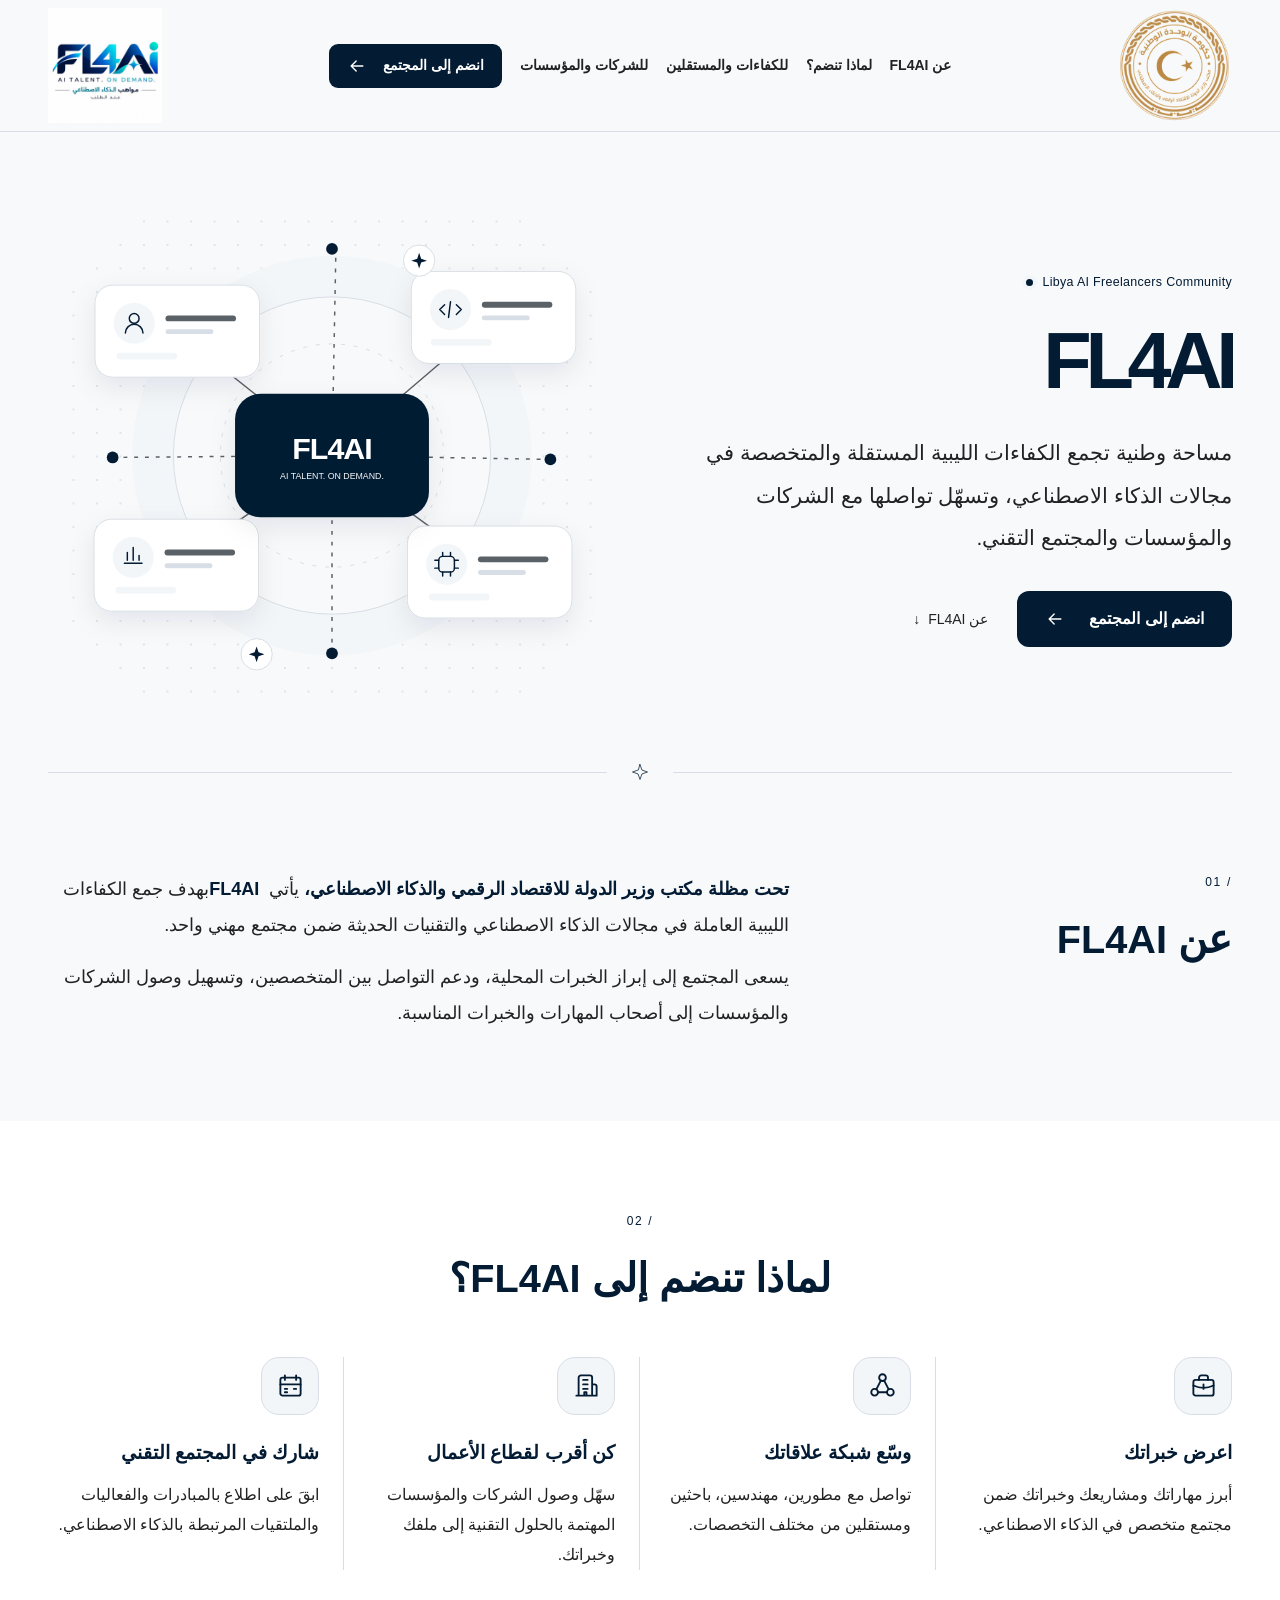
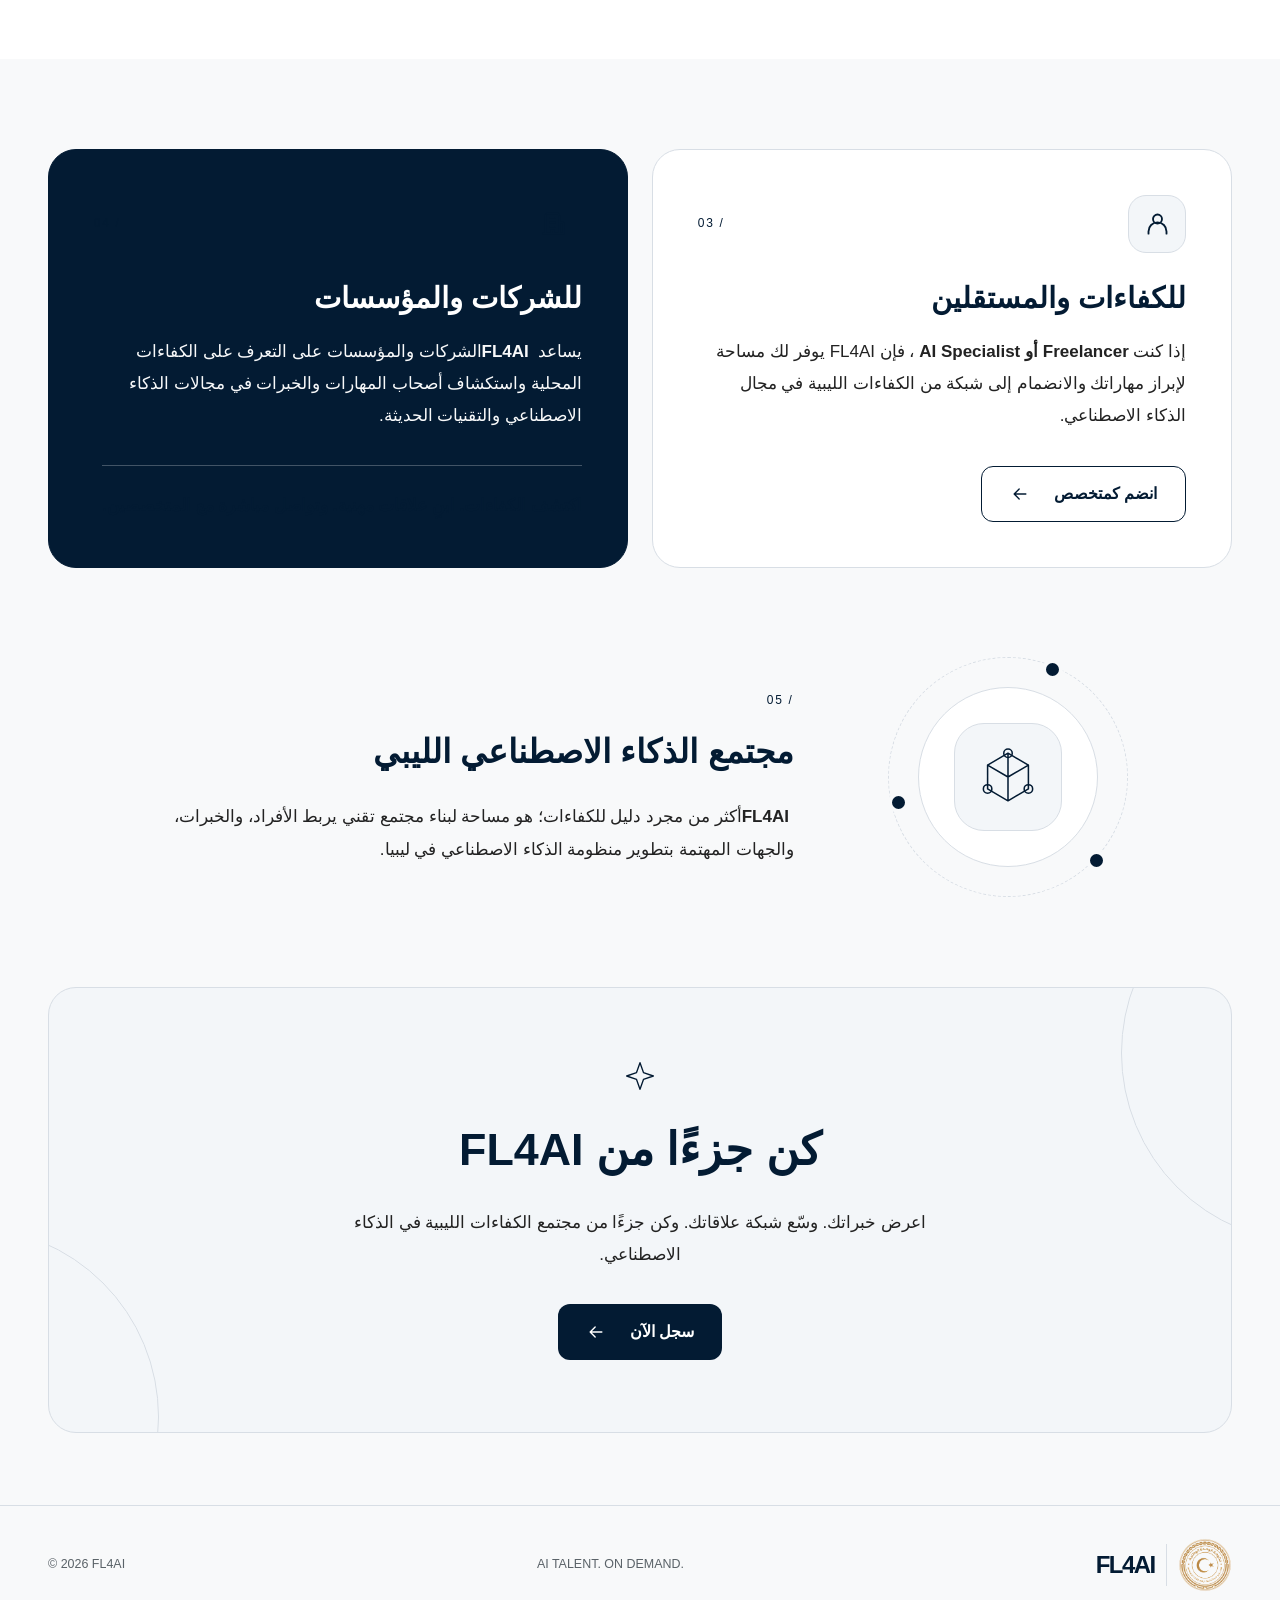
<file: index.html>
<!doctype html>
<html lang="ar" dir="rtl">
  <head>
    <meta charset="UTF-8">

    <meta
      name="viewport"
      content="width=device-width, initial-scale=1.0"
    >

    <meta
      name="theme-color"
      content="#031B33"
    >

    <meta
      name="description"
      content="FL4AI مساحة وطنية تجمع الكفاءات الليبية المستقلة والمتخصصة في مجالات الذكاء الاصطناعي، وتسهّل تواصلها مع الشركات والمؤسسات والمجتمع التقني."
    >

    <title>
      FL4AI | مجتمع الكفاءات الليبية في الذكاء الاصطناعي
    </title>

    <link rel="stylesheet" href="./style.css">

    <script src="./script.js" defer></script>
  </head>

  <body>

    <a class="skip-link" href="#main-content">
      انتقل إلى المحتوى
    </a>


    <!-- Shared vector icons keep the page independent of external libraries. -->

    <svg
      class="icon-definitions"
      xmlns="http://www.w3.org/2000/svg"
      aria-hidden="true"
    >
      <defs>

        <symbol id="icon-arrow" viewBox="0 0 24 24">
          <path d="M19 12H5m6-6-6 6 6 6" />
        </symbol>

        <symbol id="icon-brand" viewBox="0 0 40 40">
          <path d="m20 6 12 7v14l-12 7-12-7V13Zm0 0v14m12-7-12 7-12-7m12 7v14" />
          <circle cx="20" cy="6" r="2.5" />
          <circle cx="8" cy="27" r="2.5" />
          <circle cx="32" cy="27" r="2.5" />
        </symbol>

        <symbol id="icon-work" viewBox="0 0 24 24">
          <rect x="3" y="7" width="18" height="14" rx="2" />
          <path d="M8 7V5a2 2 0 0 1 2-2h4a2 2 0 0 1 2 2v2M3 12a21 21 0 0 0 18 0M12 11v4" />
        </symbol>

        <symbol id="icon-network" viewBox="0 0 24 24">
          <circle cx="12" cy="5" r="3" />
          <circle cx="5" cy="18" r="3" />
          <circle cx="19" cy="18" r="3" />
          <path d="m10.5 7.6-4 7.8m7-7.8 4 7.8M8 18h8" />
        </symbol>

        <symbol id="icon-building" viewBox="0 0 24 24">
          <path d="M3 21h18M5 21V5a2 2 0 0 1 2-2h8a2 2 0 0 1 2 2v16m0-10h2a2 2 0 0 1 2 2v8M9 7h4M9 11h4M9 15h4m-3 6v-3h2v3" />
        </symbol>

        <symbol id="icon-calendar" viewBox="0 0 24 24">
          <rect x="3" y="5" width="18" height="16" rx="2" />
          <path d="M7 3v4m10-4v4M3 11h18m-14 4h2m6 0h2m-10 3h2" />
        </symbol>

        <symbol id="icon-person" viewBox="0 0 24 24">
          <circle cx="12" cy="8" r="4" />
          <path d="M4 21v-2a8 8 0 0 1 16 0v2" />
        </symbol>

        <symbol id="icon-spark" viewBox="0 0 24 24">
          <path d="m12 2 2.6 7.4L22 12l-7.4 2.6L12 22l-2.6-7.4L2 12l7.4-2.6Z" />
        </symbol>

      </defs>
    </svg>


    <header class="site-header">

      <div class="container header-inner">

        <div class="navbar-ministry">

          <img
  class="navbar-ministry-logo"
  src="./assets/ministry-logo.png"
  alt="مكتب وزير الدولة للاقتصاد الرقمي والذكاء الاصطناعي"
  decoding="async"
  style="width: clamp(90px, 9vw, 125px); height: auto; object-fit: contain;"
>

        </div>


        <button
          class="menu-toggle"
          type="button"
          aria-label="فتح القائمة"
          aria-expanded="false"
          aria-controls="primary-navigation"
        >
          <span></span>
          <span></span>
        </button>


        <nav
          class="site-nav"
          id="primary-navigation"
          aria-label="التنقل الرئيسي"
        >

          <a class="nav-link" href="#about">
            عن FL4AI
          </a>

          <a class="nav-link" href="#benefits">
            لماذا تنضم؟
          </a>

          <a class="nav-link" href="#freelancers">
            للكفاءات والمستقلين
          </a>

          <a class="nav-link" href="#companies">
            للشركات والمؤسسات
          </a>

          <a
            class="button button--small button--primary nav-join"
            href="#join"
            data-registration-link
          >
            انضم إلى المجتمع

            <svg class="icon" aria-hidden="true">
              <use href="#icon-arrow" />
            </svg>
          </a>

        </nav>


        <a
  class="navbar-project"
  href="#home"
  dir="ltr"
  aria-label="FL4AI، الصفحة الرئيسية"
>
  <img
    class="navbar-project-logo"
    src="./assets/fl4ai-logo.jpg"
    alt="FL4AI"
    decoding="async"
    style="width: clamp(90px, 9vw, 125px); height: auto; object-fit: contain;"
  >
</a>

      </div>

    </header>


    <main id="main-content" tabindex="-1">


      <section
        class="hero"
        id="home"
        aria-labelledby="hero-title"
      >

        <div class="container hero-grid">

          <div class="hero-content">

            <p class="eyebrow" dir="ltr">
              <span
                class="status-dot"
                aria-hidden="true"
              ></span>

              Libya AI Freelancers Community
            </p>


            <h1
              class="hero-title"
              id="hero-title"
              dir="ltr"
            >
              FL4AI
              
            </h1>


            <p class="hero-description">
              مساحة وطنية تجمع الكفاءات الليبية المستقلة والمتخصصة
              في مجالات الذكاء الاصطناعي، وتسهّل تواصلها مع الشركات
              والمؤسسات والمجتمع التقني.
            </p>


            <a
              class="button button--primary"
              href="#join"
              data-registration-link
            >
              انضم إلى المجتمع

              <svg class="icon" aria-hidden="true">
                <use href="#icon-arrow" />
              </svg>
            </a>


            <a class="hero-explore" href="#about">
              عن FL4AI
              <span aria-hidden="true">↓</span>
            </a>

          </div>


          <!-- Decorative network -->

          <div class="hero-visual" aria-hidden="true">

            <svg
              class="network-art"
              viewBox="0 0 580 530"
              xmlns="http://www.w3.org/2000/svg"
            >

              <defs>

                <pattern
                  id="network-dots"
                  width="24"
                  height="24"
                  patternUnits="userSpaceOnUse"
                >
                  <circle
                    cx="2"
                    cy="2"
                    r="1"
                    fill="var(--color-border)"
                  />
                </pattern>


                <filter
                  id="card-shadow"
                  x="-40%"
                  y="-40%"
                  width="180%"
                  height="200%"
                >
                  <feDropShadow
                    dx="0"
                    dy="10"
                    stdDeviation="13"
                    flood-color="var(--color-primary)"
                    flood-opacity=".08"
                  />
                </filter>

              </defs>


              <rect
                x="16"
                y="16"
                width="548"
                height="498"
                rx="120"
                fill="url(#network-dots)"
              />


              <circle
                cx="290"
                cy="265"
                r="204"
                fill="var(--color-accent-soft)"
              />


              <circle
                cx="290"
                cy="265"
                r="162"
                fill="var(--color-background)"
                stroke="var(--color-border)"
              />


              <circle
                cx="290"
                cy="265"
                r="114"
                fill="none"
                stroke="var(--color-border)"
                stroke-dasharray="4 9"
              />


              <g
                fill="none"
                stroke="var(--color-muted)"
                stroke-width="1.5"
              >

                <path
                  d="M290 265 132 139M290 265 455 124M290 265 131 376M290 265 452 383"
                />

                <path
                  d="M290 265 294 54M290 265 513 269M290 265 290 467M290 265 66 267"
                  stroke-dasharray="4 7"
                />

              </g>


              <g class="network-pulse">

                <circle
                  cx="290"
                  cy="54"
                  r="6"
                  fill="var(--color-primary)"
                />

                <circle
                  cx="513"
                  cy="269"
                  r="6"
                  fill="var(--color-accent)"
                />

                <circle
                  cx="290"
                  cy="467"
                  r="6"
                  fill="var(--color-primary)"
                />

                <circle
                  cx="66"
                  cy="267"
                  r="6"
                  fill="var(--color-accent)"
                />

              </g>


              <g filter="url(#card-shadow)">

                <rect
                  x="48"
                  y="91"
                  width="168"
                  height="94"
                  rx="18"
                  fill="var(--color-surface)"
                  stroke="var(--color-border)"
                />

                <rect
                  x="371"
                  y="77"
                  width="168"
                  height="94"
                  rx="18"
                  fill="var(--color-surface)"
                  stroke="var(--color-border)"
                />

                <rect
                  x="47"
                  y="330"
                  width="168"
                  height="94"
                  rx="18"
                  fill="var(--color-surface)"
                  stroke="var(--color-border)"
                />

                <rect
                  x="367"
                  y="337"
                  width="168"
                  height="94"
                  rx="18"
                  fill="var(--color-surface)"
                  stroke="var(--color-border)"
                />

              </g>


              <g fill="var(--color-accent-soft)">

                <circle cx="88" cy="130" r="21" />
                <circle cx="411" cy="116" r="21" />
                <circle cx="87" cy="369" r="21" />
                <circle cx="407" cy="376" r="21" />

              </g>


              <g
                fill="none"
                stroke="var(--color-primary)"
                stroke-width="1.5"
                stroke-linecap="round"
                stroke-linejoin="round"
              >

                <circle
                  cx="88"
                  cy="125"
                  r="5"
                />

                <path
                  d="M79 140a9 9 0 0 1 18 0"
                />

                <path
                  d="m405 111-5 5 5 5m12-10 5 5-5 5m-6-13-2 16"
                />

                <path
                  d="M78 375h18m-15-3v-8m6 8v-13m6 13v-5"
                />

                <rect
                  x="399"
                  y="368"
                  width="16"
                  height="16"
                  rx="4"
                />

                <path
                  d="M403 364v4m8-4v4m-8 16v4m8-4v4m-16-16h4m-4 8h4m16-8h4m-4 8h4"
                />

              </g>


              <g fill="var(--color-muted)">

                <rect
                  x="120"
                  y="122"
                  width="72"
                  height="6"
                  rx="3"
                />

                <rect
                  x="443"
                  y="108"
                  width="72"
                  height="6"
                  rx="3"
                />

                <rect
                  x="119"
                  y="361"
                  width="72"
                  height="6"
                  rx="3"
                />

                <rect
                  x="439"
                  y="368"
                  width="72"
                  height="6"
                  rx="3"
                />

              </g>


              <g fill="var(--color-border)">

                <rect
                  x="120"
                  y="136"
                  width="49"
                  height="5"
                  rx="2.5"
                />

                <rect
                  x="443"
                  y="122"
                  width="49"
                  height="5"
                  rx="2.5"
                />

                <rect
                  x="119"
                  y="375"
                  width="49"
                  height="5"
                  rx="2.5"
                />

                <rect
                  x="439"
                  y="382"
                  width="49"
                  height="5"
                  rx="2.5"
                />

              </g>


              <g fill="var(--color-accent-soft)">

                <rect
                  x="70"
                  y="160"
                  width="62"
                  height="7"
                  rx="3.5"
                />

                <rect
                  x="391"
                  y="146"
                  width="62"
                  height="7"
                  rx="3.5"
                />

                <rect
                  x="69"
                  y="399"
                  width="62"
                  height="7"
                  rx="3.5"
                />

                <rect
                  x="389"
                  y="406"
                  width="62"
                  height="7"
                  rx="3.5"
                />

              </g>


              <g filter="url(#card-shadow)">

                <rect
                  x="191"
                  y="202"
                  width="198"
                  height="126"
                  rx="26"
                  fill="var(--color-primary)"
                />

                <path
                  d="M215 227h18m-18 0v18M365 303h-18m18 0v-18"
                  fill="none"
                  stroke="var(--color-accent)"
                  stroke-width="1.5"
                />

                <text
                  x="290"
                  y="269"
                  text-anchor="middle"
                  fill="var(--color-white)"
                  font-family="Arial, sans-serif"
                  font-size="31"
                  font-weight="700"
                  letter-spacing="-1"
                  direction="ltr"
                >
                  FL4AI
                </text>

                <text
                  x="290"
                  y="289"
                  text-anchor="middle"
                  fill="var(--color-background)"
                  font-family="Arial, sans-serif"
                  font-size="9"
                  direction="ltr"
                >
                  AI TALENT. ON DEMAND.
                </text>

              </g>


              <g
                fill="var(--color-surface)"
                stroke="var(--color-border)"
              >

                <circle
                  cx="379"
                  cy="66"
                  r="16"
                />

                <circle
                  cx="213"
                  cy="468"
                  r="16"
                />

              </g>


              <path
                d="m379 58 2 6 6 2-6 2-2 6-2-6-6-2 6-2Zm-166 402 2 6 6 2-6 2-2 6-2-6-6-2 6-2Z"
                fill="var(--color-primary)"
              />

            </svg>

          </div>

        </div>


        <div class="container hero-rule">

          <span></span>

          <svg class="icon" aria-hidden="true">
            <use href="#icon-spark" />
          </svg>

          <span></span>

        </div>

      </section>



      <section
        class="section about-section"
        id="about"
        aria-labelledby="about-title"
      >

        <div class="container about-grid">

          <div class="section-heading">

            <span
              class="section-number"
              aria-hidden="true"
            >
              01 /
            </span>

            <h2 id="about-title">
              عن <bdi>FL4AI</bdi>
            </h2>

          </div>


          <div class="about-copy">

            <p>
              <strong>
                تحت مظلة مكتب وزير الدولة للاقتصاد الرقمي والذكاء الاصطناعي،
              </strong>

              يأتي

              <strong dir="ltr">
                FL4AI
              </strong>

              بهدف جمع الكفاءات الليبية العاملة في مجالات الذكاء الاصطناعي
              والتقنيات الحديثة ضمن مجتمع مهني واحد.
            </p>


            <p>
              يسعى المجتمع إلى إبراز الخبرات المحلية، ودعم التواصل بين
              المتخصصين، وتسهيل وصول الشركات والمؤسسات إلى أصحاب المهارات
              والخبرات المناسبة.
            </p>

          </div>

        </div>

      </section>



      <section
        class="section benefits-section"
        id="benefits"
        aria-labelledby="benefits-title"
      >

        <div class="container">

          <div class="section-heading section-heading--center">

            <span
              class="section-number"
              aria-hidden="true"
            >
              02 /
            </span>

            <h2 id="benefits-title">
              لماذا تنضم إلى <bdi>FL4AI</bdi>؟
            </h2>

          </div>


          <div class="benefits-grid">

            <article class="benefit">

              <span class="icon-box">
                <svg class="icon" aria-hidden="true">
                  <use href="#icon-work" />
                </svg>
              </span>

              <h3>
                اعرض خبراتك
              </h3>

              <p>
                أبرز مهاراتك ومشاريعك وخبراتك ضمن مجتمع متخصص في الذكاء الاصطناعي.
              </p>

            </article>


            <article class="benefit">

              <span class="icon-box">
                <svg class="icon" aria-hidden="true">
                  <use href="#icon-network" />
                </svg>
              </span>

              <h3>
                وسّع شبكة علاقاتك
              </h3>

              <p>
                تواصل مع مطورين، مهندسين، باحثين ومستقلين من مختلف التخصصات.
              </p>

            </article>


            <article class="benefit">

              <span class="icon-box">
                <svg class="icon" aria-hidden="true">
                  <use href="#icon-building" />
                </svg>
              </span>

              <h3>
                كن أقرب لقطاع الأعمال
              </h3>

              <p>
                سهّل وصول الشركات والمؤسسات المهتمة بالحلول التقنية إلى ملفك وخبراتك.
              </p>

            </article>


            <article class="benefit">

              <span class="icon-box">
                <svg class="icon" aria-hidden="true">
                  <use href="#icon-calendar" />
                </svg>
              </span>

              <h3>
                شارك في المجتمع التقني
              </h3>

              <p>
                ابقَ على اطلاع بالمبادرات والفعاليات والملتقيات المرتبطة بالذكاء الاصطناعي.
              </p>

            </article>

          </div>

        </div>

      </section>



      <div class="section audience-section">

        <div class="container audience-grid">


          <section
            class="audience-card audience-card--light"
            id="freelancers"
            aria-labelledby="freelancers-title"
          >

            <div class="audience-card-top">

              <span class="icon-box">

                <svg class="icon" aria-hidden="true">
                  <use href="#icon-person" />
                </svg>

              </span>


              <span
                class="section-number"
                aria-hidden="true"
              >
                03 /
              </span>

            </div>


            <h2 id="freelancers-title">
              للكفاءات والمستقلين
            </h2>


            <p>
              إذا كنت

              <strong>
                <bdi>Freelancer</bdi>
                أو
                <bdi>AI Specialist</bdi>
              </strong>،

              فإن

              <bdi>FL4AI</bdi>

              يوفر لك مساحة لإبراز مهاراتك والانضمام إلى شبكة من الكفاءات
              الليبية في مجال الذكاء الاصطناعي.
            </p>


            <a
              class="button button--outline"
              href="#join"
              data-registration-link
            >
              انضم كمتخصص

              <svg class="icon" aria-hidden="true">
                <use href="#icon-arrow" />
              </svg>
            </a>

          </section>



          <section
            class="audience-card audience-card--dark"
            id="companies"
            aria-labelledby="companies-title"
          >

            <div class="audience-card-top">

              <span class="icon-box">

                <svg class="icon" aria-hidden="true">
                  <use href="#icon-building" />
                </svg>

              </span>


              <span
                class="section-number"
                aria-hidden="true"
              >
                04 /
              </span>

            </div>


            <h2 id="companies-title">
              للشركات والمؤسسات
            </h2>


            <p>

              يساعد

              <strong dir="ltr">
                FL4AI
              </strong>

              الشركات والمؤسسات على التعرف على الكفاءات المحلية
              واستكشاف أصحاب المهارات والخبرات في مجالات الذكاء
              الاصطناعي والتقنيات الحديثة.

            </p>


            <p class="audience-tagline">
              اكتشف الكفاءات. ابنِ علاقات مهنية. وتواصل مباشرة مع المتخصصين.
            </p>

          </section>

        </div>

      </div>



      <section
        class="section community-section"
        aria-labelledby="community-title"
      >

        <div class="container community-grid">

          <div
            class="community-mark"
            aria-hidden="true"
          >

            <span
              class="community-ring community-ring--outer"
            ></span>

            <span
              class="community-ring community-ring--inner"
            ></span>


            <span class="community-center">

              <svg class="icon">
                <use href="#icon-brand" />
              </svg>

            </span>


            <span
              class="community-node community-node--one"
            ></span>

            <span
              class="community-node community-node--two"
            ></span>

            <span
              class="community-node community-node--three"
            ></span>

          </div>


          <div class="community-copy">

            <span
              class="section-number"
              aria-hidden="true"
            >
              05 /
            </span>


            <h2 id="community-title">
              مجتمع الذكاء الاصطناعي الليبي
            </h2>


            <p>

              <strong dir="ltr">
                FL4AI
              </strong>

              أكثر من مجرد دليل للكفاءات؛ هو مساحة لبناء مجتمع تقني
              يربط الأفراد، والخبرات، والجهات المهتمة بتطوير منظومة
              الذكاء الاصطناعي في ليبيا.

            </p>

          </div>

        </div>

      </section>



      <section
        class="join-section"
        id="join"
        aria-labelledby="join-title"
      >

        <div class="container">

          <div class="join-panel">

            <svg
              class="join-spark icon"
              aria-hidden="true"
            >
              <use href="#icon-spark" />
            </svg>


            <h2 id="join-title">
              كن جزءًا من <bdi>FL4AI</bdi>
            </h2>


            <p>
              اعرض خبراتك. وسّع شبكة علاقاتك.
              وكن جزءًا من مجتمع الكفاءات الليبية في الذكاء الاصطناعي.
            </p>


            <a
              class="button button--primary"
              href="#join"
              data-registration-link
            >
              سجل الآن

              <svg class="icon" aria-hidden="true">
                <use href="#icon-arrow" />
              </svg>
            </a>


            

          </div>

        </div>

      </section>

    </main>



    <footer class="site-footer">

      <div class="container footer-inner">

        <a
          class="brand footer-brand"
          href="#home"
          aria-label="FL4AI، العودة إلى بداية الصفحة"
        >

          <img
            class="ministry-logo ministry-logo--footer"
            width="54"
            height="54"
            loading="lazy"
            decoding="async"
            src="./assets/ministry-logo.png"
            alt="مكتب وزير الدولة للاقتصاد الرقمي والذكاء الاصطناعي"
          >


          <span
            class="brand-divider"
            aria-hidden="true"
          ></span>


          <span
            class="brand-name"
            dir="ltr"
          >
            FL4AI
          </span>

        </a>


        <p lang="en" dir="ltr">
          AI TALENT. ON DEMAND.
        </p>


        <small dir="ltr">
          © <span data-current-year>2026</span> FL4AI
        </small>

      </div>

    </footer>



    <dialog
      class="registration-dialog"
      id="registration-dialog"
      aria-labelledby="registration-title"
      aria-describedby="registration-description"
    >

      <form method="dialog">

        <button
          class="dialog-close"
          aria-label="إغلاق"
          type="submit"
        >
          ×
        </button>

      </form>


      <span class="icon-box">

        <svg class="icon" aria-hidden="true">
          <use href="#icon-network" />
        </svg>

      </span>


      <h2 id="registration-title">
        الانضمام إلى <bdi>FL4AI</bdi>
      </h2>


      <p id="registration-description">
       سيتم نقلك إلى نموذج التسجيل
      </p>


      <form method="dialog">

        <button
          class="button button--primary"
          type="submit"
        >
          حسناً
        </button>

      </form>

    </dialog>

  </body>
</html>
</file>
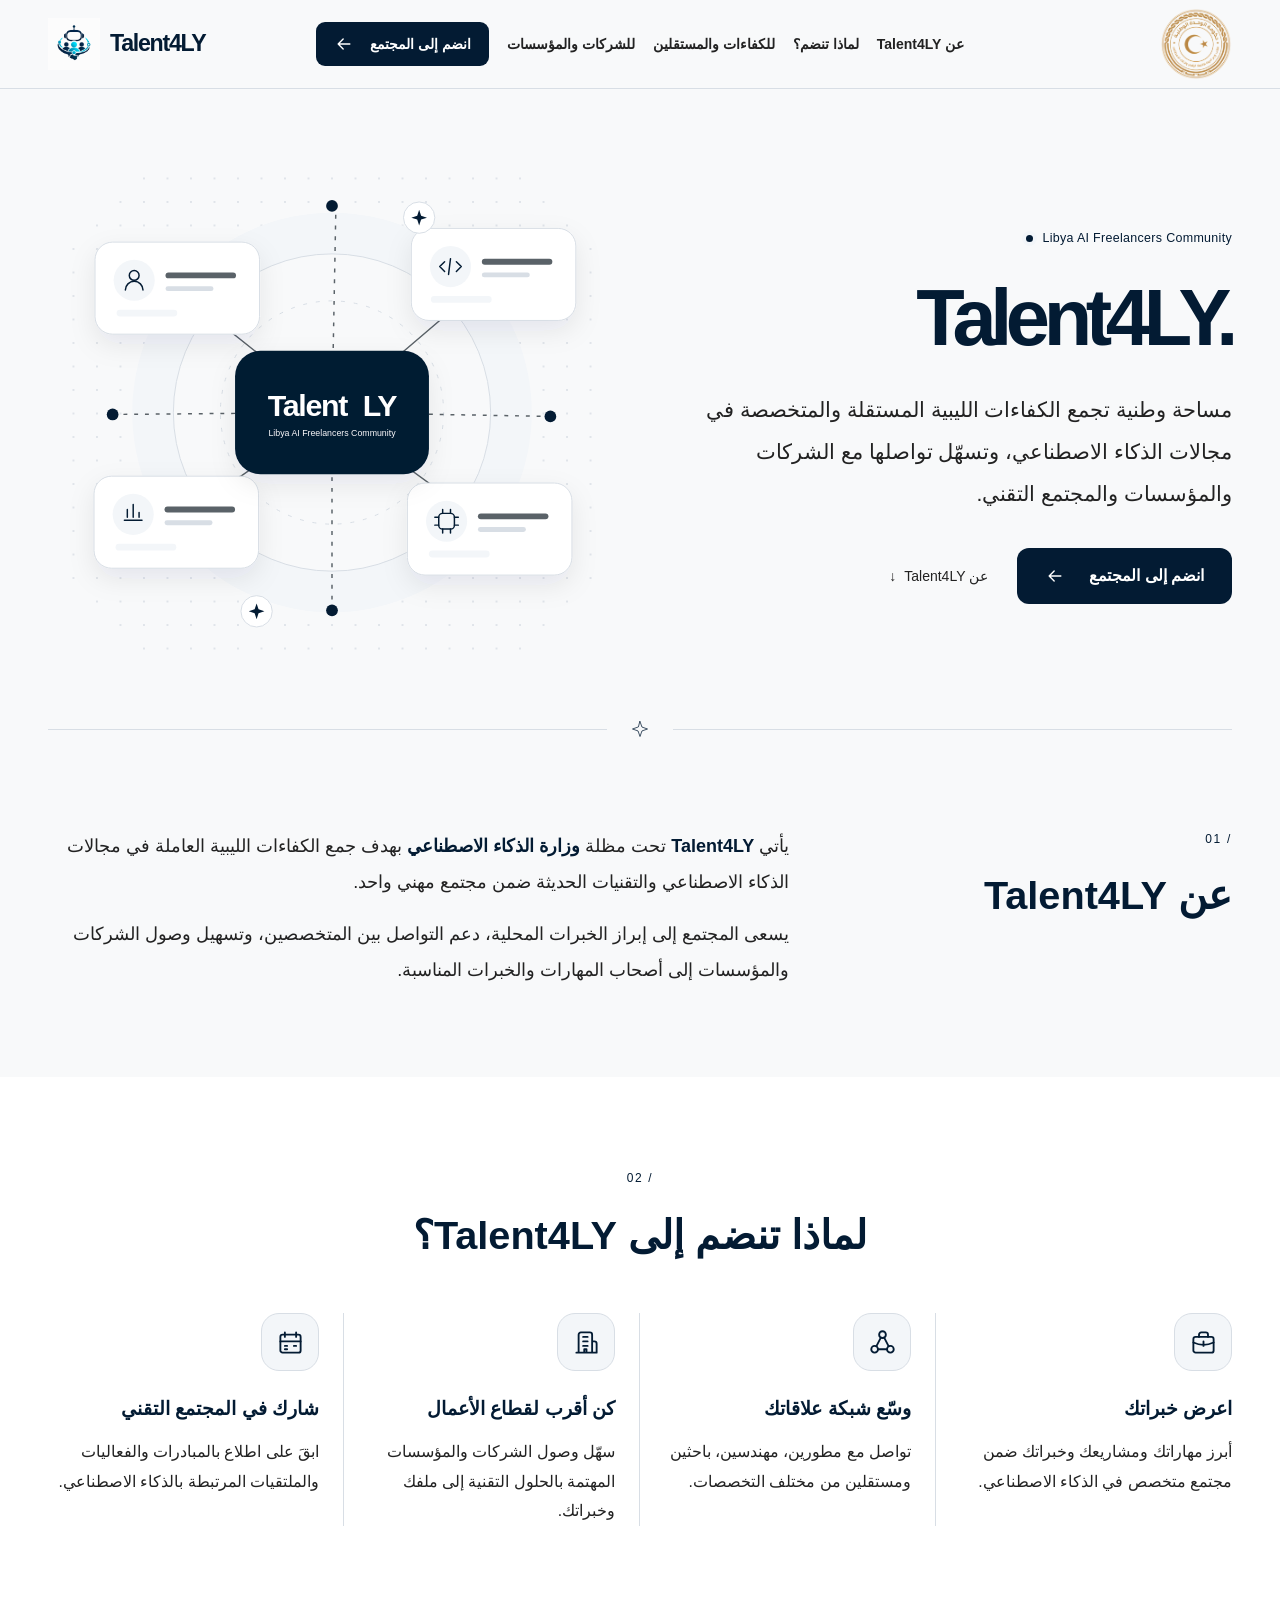
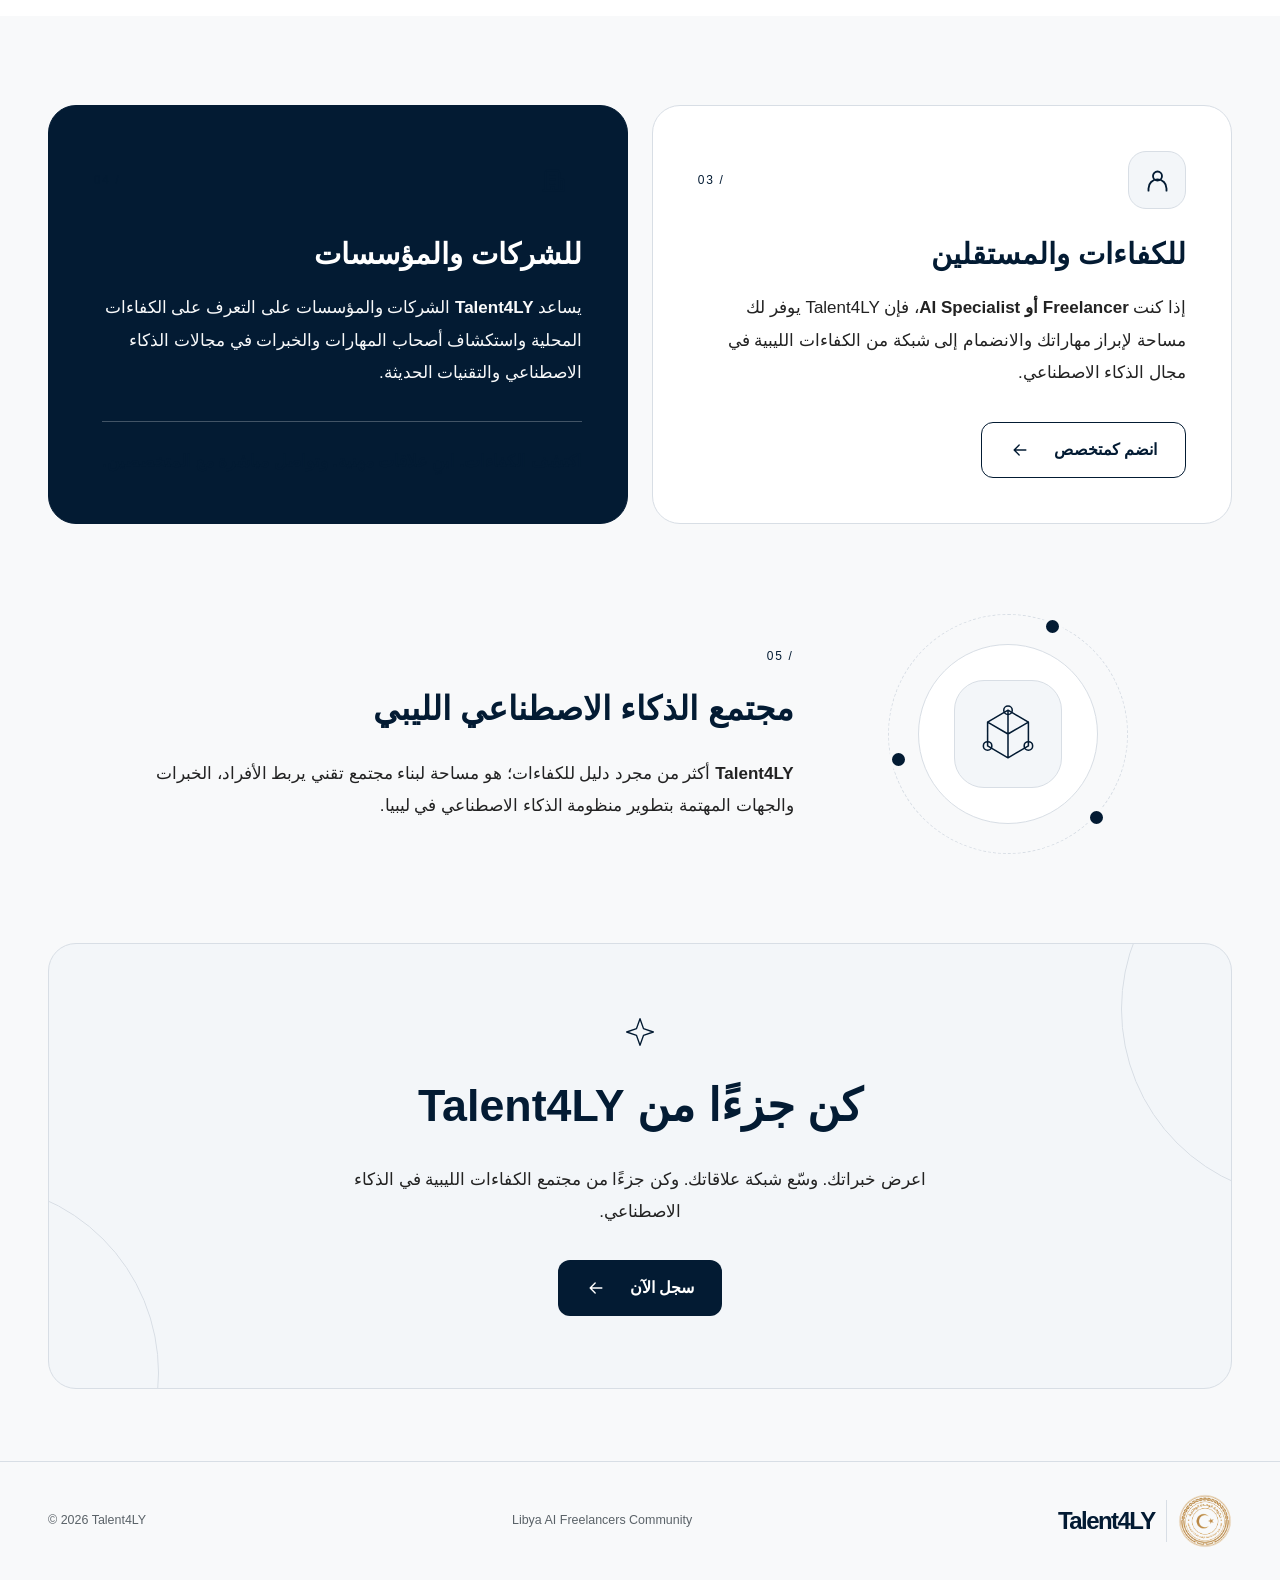
<file: Talent4LY/index.html>
<!doctype html>
<html lang="ar" dir="rtl">
  <head>
    <meta charset="UTF-8">
    <meta name="viewport" content="width=device-width, initial-scale=1.0">
    <meta name="theme-color" content="#163e35">
    <meta name="description" content="Talent4LY مساحة وطنية تجمع الكفاءات الليبية المستقلة والمتخصصة في مجالات الذكاء الاصطناعي، وتسهّل تواصلها مع الشركات والمؤسسات والمجتمع التقني.">
    <title>Talent4LY | مجتمع مستقلي الذكاء الاصطناعي في ليبيا</title>
    <link rel="stylesheet" href="./style.css">
    <script src="./script.js" defer></script>
  </head>
  <body>
    <a class="skip-link" href="#main-content">انتقل إلى المحتوى</a>

    <!-- Shared vector icons keep the page independent of external libraries. -->
    <svg class="icon-definitions" xmlns="http://www.w3.org/2000/svg" aria-hidden="true">
      <defs>
        <symbol id="icon-arrow" viewBox="0 0 24 24">
          <path d="M19 12H5m6-6-6 6 6 6" />
        </symbol>
        <symbol id="icon-brand" viewBox="0 0 40 40">
          <path d="m20 6 12 7v14l-12 7-12-7V13Zm0 0v14m12-7-12 7-12-7m12 7v14" />
          <circle cx="20" cy="6" r="2.5" /><circle cx="8" cy="27" r="2.5" /><circle cx="32" cy="27" r="2.5" />
        </symbol>
        <symbol id="icon-work" viewBox="0 0 24 24">
          <rect x="3" y="7" width="18" height="14" rx="2" />
          <path d="M8 7V5a2 2 0 0 1 2-2h4a2 2 0 0 1 2 2v2M3 12a21 21 0 0 0 18 0M12 11v4" />
        </symbol>
        <symbol id="icon-network" viewBox="0 0 24 24">
          <circle cx="12" cy="5" r="3" /><circle cx="5" cy="18" r="3" /><circle cx="19" cy="18" r="3" />
          <path d="m10.5 7.6-4 7.8m7-7.8 4 7.8M8 18h8" />
        </symbol>
        <symbol id="icon-building" viewBox="0 0 24 24">
          <path d="M3 21h18M5 21V5a2 2 0 0 1 2-2h8a2 2 0 0 1 2 2v16m0-10h2a2 2 0 0 1 2 2v8M9 7h4M9 11h4M9 15h4m-3 6v-3h2v3" />
        </symbol>
        <symbol id="icon-calendar" viewBox="0 0 24 24">
          <rect x="3" y="5" width="18" height="16" rx="2" />
          <path d="M7 3v4m10-4v4M3 11h18m-14 4h2m6 0h2m-10 3h2" />
        </symbol>
        <symbol id="icon-person" viewBox="0 0 24 24">
          <circle cx="12" cy="8" r="4" /><path d="M4 21v-2a8 8 0 0 1 16 0v2" />
        </symbol>
        <symbol id="icon-spark" viewBox="0 0 24 24">
          <path d="m12 2 2.6 7.4L22 12l-7.4 2.6L12 22l-2.6-7.4L2 12l7.4-2.6Z" />
        </symbol>
      </defs>
    </svg>

    <header class="site-header">
      <div class="container header-inner">
        <div class="navbar-ministry">
          <img
            class="navbar-ministry-logo"
            src="./assets/ministry-logo.png"
            alt="وزارة الاقتصاد الرقمي والذكاء الاصطناعي"
            width="72" height="72" decoding="async"
          >
        </div>

        <button class="menu-toggle" type="button" aria-label="فتح القائمة"
          aria-expanded="false" aria-controls="primary-navigation">
          <span></span><span></span>
        </button>

        <nav class="site-nav" id="primary-navigation" aria-label="التنقل الرئيسي">
          <a class="nav-link" href="#about">عن Talent4LY</a>
          <a class="nav-link" href="#benefits">لماذا تنضم؟</a>
          <a class="nav-link" href="#freelancers">للكفاءات والمستقلين</a>
          <a class="nav-link" href="#companies">للشركات والمؤسسات</a>
          <a class="button button--small button--primary nav-join" href="#join" data-registration-link>
            انضم إلى المجتمع
            <svg class="icon" aria-hidden="true"><use href="#icon-arrow" /></svg>
          </a>
        </nav>

        <a class="navbar-project" href="#home" dir="ltr" aria-label="Talent4LY، الصفحة الرئيسية">
          <img class="navbar-project-logo" src="./assets/bot-logo.png"
            alt="" width="52" height="52" decoding="async">
          <span class="navbar-project-name">Talent<span>4</span>LY</span>
        </a>
      </div>
    </header>

    <main id="main-content" tabindex="-1">
      <section class="hero" id="home" aria-labelledby="hero-title">
        <div class="container hero-grid">
          <div class="hero-content">
            <p class="eyebrow" dir="ltr"><span class="status-dot" aria-hidden="true"></span>Libya AI Freelancers Community</p>
            <h1 class="hero-title" id="hero-title" dir="ltr">Talent<span>4</span>LY<span class="title-dot" aria-hidden="true">.</span></h1>
            <p class="hero-description">مساحة وطنية تجمع الكفاءات الليبية المستقلة والمتخصصة في مجالات الذكاء الاصطناعي، وتسهّل تواصلها مع الشركات والمؤسسات والمجتمع التقني.</p>
            <a class="button button--primary" href="#join" data-registration-link>انضم إلى المجتمع<svg class="icon" aria-hidden="true"><use href="#icon-arrow" /></svg></a>
            <a class="hero-explore" href="#about">عن Talent4LY<span aria-hidden="true">↓</span></a>
          </div>

          <!-- Decorative network: no member counts, profiles, or service claims. -->
          <div class="hero-visual" aria-hidden="true">
            <svg class="network-art" viewBox="0 0 580 530" xmlns="http://www.w3.org/2000/svg">
              <defs>
                <pattern id="network-dots" width="24" height="24" patternUnits="userSpaceOnUse"><circle cx="2" cy="2" r="1" fill="var(--color-border)" /></pattern>
                <filter id="card-shadow" x="-40%" y="-40%" width="180%" height="200%"><feDropShadow dx="0" dy="10" stdDeviation="13" flood-color="var(--color-primary)" flood-opacity=".08" /></filter>
              </defs>
              <rect x="16" y="16" width="548" height="498" rx="120" fill="url(#network-dots)" />
              <circle cx="290" cy="265" r="204" fill="var(--color-accent-soft)" />
              <circle cx="290" cy="265" r="162" fill="var(--color-background)" stroke="var(--color-border)" />
              <circle cx="290" cy="265" r="114" fill="none" stroke="var(--color-border)" stroke-dasharray="4 9" />
              <g fill="none" stroke="var(--color-muted)" stroke-width="1.5">
                <path d="M290 265 132 139M290 265 455 124M290 265 131 376M290 265 452 383" />
                <path d="M290 265 294 54M290 265 513 269M290 265 290 467M290 265 66 267" stroke-dasharray="4 7" />
              </g>
              <g class="network-pulse"><circle cx="290" cy="54" r="6" fill="var(--color-primary)" /><circle cx="513" cy="269" r="6" fill="var(--color-accent)" /><circle cx="290" cy="467" r="6" fill="var(--color-primary)" /><circle cx="66" cy="267" r="6" fill="var(--color-accent)" /></g>
              <g filter="url(#card-shadow)">
                <rect x="48" y="91" width="168" height="94" rx="18" fill="var(--color-surface)" stroke="var(--color-border)" />
                <rect x="371" y="77" width="168" height="94" rx="18" fill="var(--color-surface)" stroke="var(--color-border)" />
                <rect x="47" y="330" width="168" height="94" rx="18" fill="var(--color-surface)" stroke="var(--color-border)" />
                <rect x="367" y="337" width="168" height="94" rx="18" fill="var(--color-surface)" stroke="var(--color-border)" />
              </g>
              <g fill="var(--color-accent-soft)"><circle cx="88" cy="130" r="21" /><circle cx="411" cy="116" r="21" /><circle cx="87" cy="369" r="21" /><circle cx="407" cy="376" r="21" /></g>
              <g fill="none" stroke="var(--color-primary)" stroke-width="1.5" stroke-linecap="round" stroke-linejoin="round">
                <circle cx="88" cy="125" r="5" /><path d="M79 140a9 9 0 0 1 18 0" />
                <path d="m405 111-5 5 5 5m12-10 5 5-5 5m-6-13-2 16" />
                <path d="M78 375h18m-15-3v-8m6 8v-13m6 13v-5" />
                <rect x="399" y="368" width="16" height="16" rx="4" /><path d="M403 364v4m8-4v4m-8 16v4m8-4v4m-16-16h4m-4 8h4m16-8h4m-4 8h4" />
              </g>
              <g fill="var(--color-muted)"><rect x="120" y="122" width="72" height="6" rx="3" /><rect x="443" y="108" width="72" height="6" rx="3" /><rect x="119" y="361" width="72" height="6" rx="3" /><rect x="439" y="368" width="72" height="6" rx="3" /></g>
              <g fill="var(--color-border)"><rect x="120" y="136" width="49" height="5" rx="2.5" /><rect x="443" y="122" width="49" height="5" rx="2.5" /><rect x="119" y="375" width="49" height="5" rx="2.5" /><rect x="439" y="382" width="49" height="5" rx="2.5" /></g>
              <g fill="var(--color-accent-soft)"><rect x="70" y="160" width="62" height="7" rx="3.5" /><rect x="391" y="146" width="62" height="7" rx="3.5" /><rect x="69" y="399" width="62" height="7" rx="3.5" /><rect x="389" y="406" width="62" height="7" rx="3.5" /></g>
              <g filter="url(#card-shadow)">
                <rect x="191" y="202" width="198" height="126" rx="26" fill="var(--color-primary)" />
                <path d="M215 227h18m-18 0v18M365 303h-18m18 0v-18" fill="none" stroke="var(--color-accent)" stroke-width="1.5" />
                <text x="290" y="269" text-anchor="middle" fill="var(--color-white)" font-family="Arial, sans-serif" font-size="31" font-weight="700" letter-spacing="-1.3" direction="ltr">Talent<tspan fill="var(--color-accent)">4</tspan>LY</text>
                <text x="290" y="289" text-anchor="middle" fill="var(--color-background)" font-family="Arial, sans-serif" font-size="9" direction="ltr">Libya AI Freelancers Community</text>
              </g>
              <g fill="var(--color-surface)" stroke="var(--color-border)"><circle cx="379" cy="66" r="16" /><circle cx="213" cy="468" r="16" /></g>
              <path d="m379 58 2 6 6 2-6 2-2 6-2-6-6-2 6-2Zm-166 402 2 6 6 2-6 2-2 6-2-6-6-2 6-2Z" fill="var(--color-primary)" />
            </svg>
          </div>
        </div>
        <div class="container hero-rule"><span></span><svg class="icon" aria-hidden="true"><use href="#icon-spark" /></svg><span></span></div>
      </section>

      <section class="section about-section" id="about" aria-labelledby="about-title">
        <div class="container about-grid">
          <div class="section-heading">
            <span class="section-number" aria-hidden="true">01 /</span>
            <h2 id="about-title">عن <bdi>Talent4LY</bdi></h2>
          </div>
          <div class="about-copy">
            <p>يأتي <strong dir="ltr">Talent4LY</strong> تحت مظلة <strong>وزارة الذكاء الاصطناعي</strong> بهدف جمع الكفاءات الليبية العاملة في مجالات الذكاء الاصطناعي والتقنيات الحديثة ضمن مجتمع مهني واحد.</p>
            <p>يسعى المجتمع إلى إبراز الخبرات المحلية، دعم التواصل بين المتخصصين، وتسهيل وصول الشركات والمؤسسات إلى أصحاب المهارات والخبرات المناسبة.</p>
          </div>
        </div>
      </section>

      <section class="section benefits-section" id="benefits" aria-labelledby="benefits-title">
        <div class="container">
          <div class="section-heading section-heading--center">
            <span class="section-number" aria-hidden="true">02 /</span>
            <h2 id="benefits-title">لماذا تنضم إلى <bdi>Talent4LY</bdi>؟</h2>
          </div>
          <div class="benefits-grid">
            <article class="benefit">
              <span class="icon-box"><svg class="icon" aria-hidden="true"><use href="#icon-work" /></svg></span>
              <h3>اعرض خبراتك</h3>
              <p>أبرز مهاراتك ومشاريعك وخبراتك ضمن مجتمع متخصص في الذكاء الاصطناعي.</p>
            </article>
            <article class="benefit">
              <span class="icon-box"><svg class="icon" aria-hidden="true"><use href="#icon-network" /></svg></span>
              <h3>وسّع شبكة علاقاتك</h3>
              <p>تواصل مع مطورين، مهندسين، باحثين ومستقلين من مختلف التخصصات.</p>
            </article>
            <article class="benefit">
              <span class="icon-box"><svg class="icon" aria-hidden="true"><use href="#icon-building" /></svg></span>
              <h3>كن أقرب لقطاع الأعمال</h3>
              <p>سهّل وصول الشركات والمؤسسات المهتمة بالحلول التقنية إلى ملفك وخبراتك.</p>
            </article>
            <article class="benefit">
              <span class="icon-box"><svg class="icon" aria-hidden="true"><use href="#icon-calendar" /></svg></span>
              <h3>شارك في المجتمع التقني</h3>
              <p>ابقَ على اطلاع بالمبادرات والفعاليات والملتقيات المرتبطة بالذكاء الاصطناعي.</p>
            </article>
          </div>
        </div>
      </section>

      <div class="section audience-section">
        <div class="container audience-grid">
          <section class="audience-card audience-card--light" id="freelancers" aria-labelledby="freelancers-title">
            <div class="audience-card-top"><span class="icon-box"><svg class="icon" aria-hidden="true"><use href="#icon-person" /></svg></span><span class="section-number" aria-hidden="true">03 /</span></div>
            <h2 id="freelancers-title">للكفاءات والمستقلين</h2>
            <p>إذا كنت <strong><bdi>Freelancer</bdi> أو <bdi>AI Specialist</bdi></strong>، فإن <bdi>Talent4LY</bdi> يوفر لك مساحة لإبراز مهاراتك والانضمام إلى شبكة من الكفاءات الليبية في مجال الذكاء الاصطناعي.</p>
            <a class="button button--outline" href="#join" data-registration-link>انضم كمتخصص<svg class="icon" aria-hidden="true"><use href="#icon-arrow" /></svg></a>
          </section>
          <section class="audience-card audience-card--dark" id="companies" aria-labelledby="companies-title">
            <div class="audience-card-top"><span class="icon-box"><svg class="icon" aria-hidden="true"><use href="#icon-building" /></svg></span><span class="section-number" aria-hidden="true">04 /</span></div>
            <h2 id="companies-title">للشركات والمؤسسات</h2>
            <p>يساعد <strong dir="ltr">Talent4LY</strong> الشركات والمؤسسات على التعرف على الكفاءات المحلية واستكشاف أصحاب المهارات والخبرات في مجالات الذكاء الاصطناعي والتقنيات الحديثة.</p>
            <p class="audience-tagline">اكتشف الكفاءات. ابنِ علاقات مهنية. وتواصل مباشرة مع المتخصصين.</p>
          </section>
        </div>
      </div>

      <section class="section community-section" aria-labelledby="community-title">
        <div class="container community-grid">
          <div class="community-mark" aria-hidden="true">
            <span class="community-ring community-ring--outer"></span><span class="community-ring community-ring--inner"></span>
            <span class="community-center"><svg class="icon"><use href="#icon-brand" /></svg></span>
            <span class="community-node community-node--one"></span><span class="community-node community-node--two"></span><span class="community-node community-node--three"></span>
          </div>
          <div class="community-copy">
            <span class="section-number" aria-hidden="true">05 /</span>
            <h2 id="community-title">مجتمع الذكاء الاصطناعي الليبي</h2>
            <p><strong dir="ltr">Talent4LY</strong> أكثر من مجرد دليل للكفاءات؛ هو مساحة لبناء مجتمع تقني يربط الأفراد، الخبرات والجهات المهتمة بتطوير منظومة الذكاء الاصطناعي في ليبيا.</p>
          </div>
        </div>
      </section>

      <section class="join-section" id="join" aria-labelledby="join-title">
        <div class="container">
          <div class="join-panel">
            <svg class="join-spark icon" aria-hidden="true"><use href="#icon-spark" /></svg>
            <h2 id="join-title">كن جزءًا من <bdi>Talent4LY</bdi></h2>
            <p>اعرض خبراتك. وسّع شبكة علاقاتك. وكن جزءًا من مجتمع الكفاءات الليبية في الذكاء الاصطناعي.</p>
            <a class="button button--primary" href="#join" data-registration-link>سجل الآن<svg class="icon" aria-hidden="true"><use href="#icon-arrow" /></svg></a>
            <noscript><p class="no-script-note" id="registration-fallback">رابط التسجيل غير متاح في هذه النسخة.</p></noscript>
          </div>
        </div>
      </section>
    </main>

    <footer class="site-footer">
      <div class="container footer-inner">
        <a class="brand footer-brand" href="#home" aria-label="Talent4LY، العودة إلى بداية الصفحة">
          <img
            class="ministry-logo ministry-logo--footer" width="54" height="54" loading="lazy" decoding="async"
            src="./assets/ministry-logo.png"
            alt="حكومة الوحدة الوطنية - مكتب وزير الدولة للذكاء الاصطناعي والاقتصاد الرقمي والتطبيقات الإلكترونية"
          >
          <span class="brand-divider" aria-hidden="true"></span>
          <span class="brand-name" dir="ltr">Talent<span>4</span>LY</span>
        </a>
        <p lang="en" dir="ltr">Libya AI Freelancers Community</p>
        <small dir="ltr">© <span data-current-year>2026</span> Talent4LY</small>
      </div>
    </footer>

    <!-- A clear fallback until the real external registration URL is supplied. -->
    <dialog class="registration-dialog" id="registration-dialog" aria-labelledby="registration-title" aria-describedby="registration-description">
      <form method="dialog"><button class="dialog-close" aria-label="إغلاق" type="submit">×</button></form>
      <span class="icon-box"><svg class="icon" aria-hidden="true"><use href="#icon-network" /></svg></span>
      <h2 id="registration-title">الانضمام إلى <bdi>Talent4LY</bdi></h2>
      <p id="registration-description">رابط التسجيل غير متاح حالياً.</p>
      <form method="dialog"><button class="button button--primary" type="submit">حسناً</button></form>
    </dialog>
  </body>
</html>
</file>
<file: style.css>
/* 1. Design tokens: change the site's colors here. */
:root {
  --color-primary: #031B33;
  --color-accent: #031B33;
  --color-accent-hover: #0A284A;
  --color-accent-soft: #F3F6F9;
  --color-background: #F8F9FA;
  --color-surface: #FFFFFF;
  --color-white: #FFFFFF;
  --color-body: #222222;
  --color-muted: #5A6268;
  --color-border: #D8DEE5;
  --color-border-on-dark: rgb(255 255 255 / 25%);
  --color-shadow: rgb(3 27 51 / 12%);
  --color-shadow-strong: rgb(3 27 51 / 18%);
  --color-backdrop: rgb(3 27 51 / 70%);
  --font-arabic: "Segoe UI", Tahoma, Arial, sans-serif;
  --font-latin: Arial, Helvetica, sans-serif;
  --text-small: 0.875rem;
  --text-body: 1.0625rem;
  --text-heading: clamp(1.75rem, 3.1vw, 2.625rem);
  --space-1: 0.5rem;
  --space-2: 1rem;
  --space-3: 1.5rem;
  --space-4: 2rem;
  --space-5: 3rem;
  --space-6: 4.5rem;
  --space-section: clamp(4rem, 7vw, 6.5rem);
  --radius-small: 0.75rem;
  --radius-large: 1.75rem;
  --container-width: 1200px;
  --header-height: 88px;
  --transition: 180ms ease;
}

/* 2. Base styles and reusable elements. */
*,
*::before,
*::after {
  box-sizing: border-box;
}

html {
  scroll-behavior: smooth;
  scroll-padding-block-start: calc(var(--header-height) + var(--space-3));
}

body {
  margin: 0;
  background: var(--color-background);
  color: var(--color-body);
  font-family: var(--font-arabic);
  font-size: var(--text-body);
  line-height: 1.9;
  -webkit-font-smoothing: antialiased;
}

body,
button,
a {
  -webkit-tap-highlight-color: transparent;
}

h1,
h2,
h3,
p {
  margin: 0;
}

h1,
h2,
h3 {
  color: var(--color-primary);
  line-height: 1.5;
  font-weight: 700;
  text-wrap: balance;
}

h2 {
  font-size: var(--text-heading);
}

h3 {
  font-size: 1.2rem;
}

p {
  color: var(--color-body);
}

strong {
  font-weight: 700;
}

a {
  color: inherit;
  text-decoration: none;
}

button {
  font: inherit;
  cursor: pointer;
}

button,
svg {
  flex-shrink: 0;
}

::selection {
  background: var(--color-accent);
  color: var(--color-primary);
}

:focus-visible {
  outline: 3px solid var(--color-primary);
  outline-offset: 5px;
}

.container {
  inline-size: min(var(--container-width), calc(100% - 96px));
  margin-inline: auto;
}

.section {
  padding-block: var(--space-section);
}

.icon-definitions {
  position: absolute;
  inline-size: 0;
  block-size: 0;
  overflow: hidden;
}

.icon {
  display: block;
  inline-size: 24px;
  block-size: 24px;
  fill: none;
  stroke: currentColor;
  stroke-width: 1.65;
  stroke-linecap: round;
  stroke-linejoin: round;
}

.icon-box {
  display: inline-grid;
  place-items: center;
  inline-size: 58px;
  block-size: 58px;
  border: 1px solid var(--color-border);
  border-radius: 18px;
  background: var(--color-accent-soft);
  color: var(--color-primary);
}

.icon-box .icon {
  inline-size: 27px;
  block-size: 27px;
}

.button {
  display: inline-flex;
  align-items: center;
  justify-content: center;
  gap: var(--space-3);
  min-block-size: 56px;
  padding: 0.8rem 1.75rem;
  border: 1px solid transparent;
  border-radius: var(--radius-small);
  font-family: var(--font-arabic);
  font-size: 1rem;
  font-weight: 600;
  line-height: 1.5;
  cursor: pointer;
  transition: background-color var(--transition), color var(--transition), border-color var(--transition), transform var(--transition), box-shadow var(--transition);
}

.button .icon {
  inline-size: 20px;
  block-size: 20px;
  transition: transform var(--transition);
}

.button:hover .icon {
  transform: translateX(-4px);
}

.button:active {
  transform: translateY(1px);
}

.button--primary {
  background-color: #031B33;
  color: #FFFFFF;
  border: none;
}

.button--primary:hover {
  background-color: #0A284A;
  color: #FFFFFF;
  box-shadow: 0 6px 18px rgb(3 27 51 / 18%);
}

.button--outline {
  background-color: transparent;
  color: #031B33;
  border: 1px solid #031B33;
}

.button--outline:hover {
  background-color: #031B33;
  color: #FFFFFF;
  border-color: #031B33;
}

.button--small {
  min-block-size: 44px;
  padding: 0.6rem 1.15rem;
  border-radius: 9px;
  font-size: var(--text-small);
  gap: var(--space-2);
}

.section-number {
  display: block;
  margin-block-end: var(--space-2);
  color: var(--color-primary);
  font-family: var(--font-latin);
  font-size: 0.75rem;
  letter-spacing: 0.14em;
  direction: ltr;
  text-align: start;
}

.section-heading--center {
  text-align: center;
}

.section-heading--center .section-number {
  text-align: center;
}

.skip-link {
  position: fixed;
  inset-block-start: -100px;
  inset-inline-start: var(--space-2);
  z-index: 100;
  padding: var(--space-1) var(--space-3);
  border-radius: var(--radius-small);
  background: var(--color-primary);
  color: var(--color-white);
}

.skip-link:focus {
  inset-block-start: var(--space-2);
}

/* Ministry identity in the footer. */
.ministry-logo {
  display: block;
  inline-size: 64px;
  block-size: 64px;
  object-fit: contain;
  flex-shrink: 0;
}

.brand-divider {
  inline-size: 1px;
  block-size: 42px;
  background: var(--color-border);
  flex-shrink: 0;
}

.ministry-logo--footer {
  inline-size: 54px;
  block-size: 54px;
}

/* 3. Header: project left, navigation center, ministry right. */
.site-header {
  position: sticky;
  inset-block-start: 0;
  z-index: 20;
  min-block-size: var(--header-height);
  border-block-end: 1px solid var(--color-border);
  background: var(--color-background);
}

.header-inner {
  position: relative;
  display: grid;
  grid-template-columns: minmax(0, 1fr) auto minmax(0, 1fr);
  grid-template-areas: "project navigation ministry";
  align-items: center;
  gap: 1rem;
  min-block-size: var(--header-height);
  padding-block: 8px;
  direction: ltr;
}

.navbar-ministry {
  grid-area: ministry;
  justify-self: end;
  display: flex;
  align-items: center;
  min-inline-size: 0;
}

.navbar-ministry-logo {
  display: block;
  inline-size: 72px;
  block-size: 72px;
  object-fit: contain;
}

.navbar-project {
  grid-area: project;
  justify-self: start;
  display: inline-flex;
  align-items: center;
  gap: 10px;
  color: var(--color-primary);
}

.navbar-project-logo {
  display: block;
  inline-size: 52px;
  block-size: 52px;
  object-fit: contain;
  flex-shrink: 0;
}

.navbar-project-name {
  font-family: var(--font-latin);
  font-size: 1.45rem;
  font-weight: 700;
  line-height: 1.2;
  letter-spacing: -0.055em;
  white-space: nowrap;
}

.site-nav {
  grid-area: navigation;
  justify-self: center;
  display: flex;
  align-items: center;
  justify-content: center;
  gap: clamp(0.75rem, 1.4vw, 1.25rem);
  direction: rtl;
}

.nav-link {
  padding-block: 0.75rem;
  color: var(--color-body);
  font-size: var(--text-small);
  font-weight: 600;
  line-height: 1.5;
  white-space: nowrap;
  transition: color var(--transition);
}

.nav-link:hover {
  color: var(--color-primary);
}

.nav-join {
  flex-shrink: 0;
  white-space: nowrap;
}

.menu-toggle {
  grid-area: toggle;
  justify-self: center;
  display: none;
  align-items: center;
  justify-content: center;
  flex-direction: column;
  gap: 6px;
  inline-size: 44px;
  block-size: 44px;
  padding: 0;
  border: 1px solid var(--color-border);
  border-radius: 10px;
  background: var(--color-surface);
  color: var(--color-primary);
}

.menu-toggle span {
  inline-size: 19px;
  block-size: 2px;
  border-radius: 1px;
  background: currentColor;
  transition: transform var(--transition);
}

.menu-toggle[aria-expanded="true"] span:first-child {
  transform: translateY(4px) rotate(45deg);
}

.menu-toggle[aria-expanded="true"] span:last-child {
  transform: translateY(-4px) rotate(-45deg);
}

/* Footer identity. */
.brand {
  display: inline-flex;
  align-items: center;
  gap: 0.7rem;
  color: var(--color-primary);
}

.brand-name {
  font-family: var(--font-latin);
  font-size: 1.5rem;
  font-weight: 700;
  letter-spacing: -0.065em;
}

/* 4. Hero and decorative network. */
.hero {
  padding-block-start: clamp(2.5rem, 5vw, 5rem);
}

.hero-grid {
  display: grid;
  grid-template-columns: 1fr 1fr;
  align-items: center;
  gap: var(--space-5);
  padding-block-end: var(--space-5);
}

.hero-content {
  padding-block: var(--space-3);
}

.eyebrow {
  display: inline-flex;
  align-items: center;
  gap: 0.6rem;
  font-family: var(--font-latin);
  font-size: 0.78rem;
  line-height: 1.5;
  letter-spacing: 0.025em;
  color: var(--color-primary);
}

.status-dot {
  inline-size: 7px;
  block-size: 7px;
  border-radius: 50%;
  background: var(--color-accent);
  box-shadow: 0 0 0 4px var(--color-accent-soft);
}

.hero-title {
  margin-block: var(--space-3) var(--space-4);
  font-family: var(--font-latin);
  font-size: clamp(3.75rem, 6.2vw, 5.6rem);
  font-weight: 800;
  line-height: 1;
  letter-spacing: -0.08em;
  text-align: right;
}

.hero-title > span:first-child {
  color: var(--color-primary);
}

.title-dot {
  color: var(--color-accent);
}

.hero-description {
  max-inline-size: 540px;
  margin-block-end: var(--space-4);
  color: var(--color-body);
  font-size: clamp(1.15rem, 1.65vw, 1.45rem);
  font-weight: 500;
  line-height: 2;
}

.hero-explore {
  display: inline-flex;
  align-items: center;
  gap: var(--space-1);
  margin-inline-start: var(--space-3);
  padding: 0.75rem 0;
  font-size: var(--text-small);
  color: var(--color-body);
}

.hero-explore:hover {
  color: var(--color-primary);
}

.hero-visual {
  min-inline-size: 0;
}

.network-art {
  display: block;
  inline-size: 100%;
  block-size: auto;
}

.hero-rule {
  display: flex;
  align-items: center;
  gap: var(--space-3);
  color: var(--color-accent);
}

.hero-rule > span {
  flex: 1;
  block-size: 1px;
  background: var(--color-border);
}

.hero-rule .icon {
  inline-size: 18px;
  block-size: 18px;
  stroke-width: 1;
}

/* 5. About and benefit sections. */
.about-grid {
  display: grid;
  grid-template-columns: 0.8fr 1.6fr;
  gap: var(--space-6);
}

.about-grid .section-number {
  text-align: right;
}

.about-copy {
  max-inline-size: 750px;
}

.about-copy p {
  font-size: 1.125rem;
  line-height: 2;
}

.about-copy p + p {
  margin-block-start: var(--space-2);
}

.about-copy strong {
  color: var(--color-primary);
}

.benefits-section {
  background: var(--color-surface);
}

.benefits-grid {
  display: grid;
  grid-template-columns: repeat(4, minmax(0, 1fr));
  margin-block-start: var(--space-5);
}

.benefit {
  padding-inline: var(--space-3);
}

.benefit + .benefit {
  border-inline-start: 1px solid var(--color-border);
}

.benefit:first-child {
  padding-inline-start: 0;
}

.benefit:last-child {
  padding-inline-end: 0;
}

.benefit h3 {
  margin-block: var(--space-3) 0.8rem;
}

.benefit p {
  font-size: 0.98rem;
}

/* 6. Audience cards. Shared structure, two visual variants. */
.audience-section {
  padding-block-end: 0;
}

.audience-grid {
  display: grid;
  grid-template-columns: repeat(2, minmax(0, 1fr));
  gap: var(--space-3);
}

.audience-card {
  display: flex;
  align-items: flex-start;
  flex-direction: column;
  padding: clamp(1.75rem, 3.5vw, 3rem);
  border: 1px solid var(--color-border);
  border-radius: var(--radius-large);
}

.audience-card--light {
  background: var(--color-surface);
}

.audience-card--dark {
  border-color: var(--color-primary);
  background: var(--color-primary);
  color: var(--color-white);
}

.audience-card-top {
  display: flex;
  align-items: center;
  justify-content: space-between;
  inline-size: 100%;
  margin-block-end: var(--space-3);
}

.audience-card-top .section-number {
  margin: 0;
}

.audience-card h2 {
  margin-block-end: var(--space-2);
  font-size: clamp(1.6rem, 2.25vw, 2rem);
}

.audience-card > p {
  margin-block-end: var(--space-4);
}

.audience-card .button,
.audience-card .audience-tagline {
  margin-block-start: auto;
}

.audience-card--dark h2 {
  color: var(--color-white);
}

.audience-card--dark .icon-box {
  border-color: var(--color-accent);
  background: transparent;
  color: var(--color-accent);
}

.audience-card--dark .section-number {
  color: var(--color-accent);
}

.audience-card--dark p {
  color: var(--color-background);
}

.audience-card--dark .audience-tagline {
  margin-block-end: 0;
  padding-block-start: var(--space-3);
  border-block-start: 1px solid var(--color-border-on-dark);
  color: var(--color-accent);
  font-weight: 600;
}

/* 7. Community statement and final call to action. */
.community-grid {
  display: grid;
  grid-template-columns: 0.6fr 1.4fr;
  align-items: center;
  gap: var(--space-6);
  max-inline-size: 1020px;
}

.community-copy .section-number {
  text-align: right;
}

.community-copy h2 {
  margin-block-end: var(--space-3);
  font-size: clamp(1.6rem, 2.6vw, 2.25rem);
}

.community-mark {
  position: relative;
  display: grid;
  place-items: center;
  inline-size: 240px;
  block-size: 240px;
  margin-inline: auto;
}

.community-ring {
  position: absolute;
  border: 1px solid var(--color-border);
  border-radius: 50%;
}

.community-ring--outer {
  inset: 0;
  border-style: dashed;
}

.community-ring--inner {
  inset: 30px;
  background: var(--color-surface);
}

.community-center {
  position: relative;
  display: grid;
  place-items: center;
  inline-size: 108px;
  block-size: 108px;
  border: 1px solid var(--color-border);
  border-radius: 30px;
  background: var(--color-accent-soft);
  color: var(--color-primary);
}

.community-center .icon {
  inline-size: 68px;
  block-size: 68px;
  stroke-width: 0.9;
}

.community-node {
  position: absolute;
  inline-size: 13px;
  block-size: 13px;
  border: 4px solid var(--color-background);
  border-radius: 50%;
  background: var(--color-accent);
  box-sizing: content-box;
}

.community-node--one {
  inset-block-start: 2px;
  inset-inline-start: 65px;
}

.community-node--two {
  inset-inline-end: 0;
  inset-block-start: 135px;
  background: var(--color-accent);
}

.community-node--three {
  inset-block-end: 26px;
  inset-inline-start: 21px;
}

.join-section {
  padding-block-end: var(--space-6);
}

.join-panel {
  position: relative;
  overflow: hidden;
  padding: var(--space-6) var(--space-4);
  border: 1px solid var(--color-border);
  border-radius: var(--radius-large);
  background: var(--color-accent-soft);
  text-align: center;
}

.join-panel::before,
.join-panel::after {
  content: "";
  position: absolute;
  inline-size: 380px;
  block-size: 380px;
  border: 1px solid var(--color-border);
  border-radius: 50%;
  pointer-events: none;
}

.join-panel::before {
  inset-inline-start: -270px;
  inset-block-start: -125px;
}

.join-panel::after {
  inset-inline-end: -270px;
  inset-block-end: -175px;
}

.join-spark {
  inline-size: 32px;
  block-size: 32px;
  margin-inline: auto;
  margin-block-end: var(--space-3);
  color: var(--color-accent);
  stroke-width: 1;
}

.join-panel h2 {
  font-size: clamp(2rem, 3.5vw, 3rem);
}

.join-panel > p {
  max-inline-size: 620px;
  margin: var(--space-3) auto var(--space-4);
}

.no-script-note {
  margin-block-start: var(--space-3);
}

/* 8. Footer and registration fallback dialog. */
.site-footer {
  border-block-start: 1px solid var(--color-border);
  padding-block: var(--space-4);
}

.footer-inner {
  display: flex;
  align-items: center;
  justify-content: space-between;
  gap: var(--space-3);
}

.footer-inner p,
.footer-inner small {
  font-family: var(--font-latin);
  font-size: 0.78rem;
  color: var(--color-muted);
}

.registration-dialog {
  inline-size: min(440px, calc(100% - 32px));
  max-block-size: calc(100dvh - 40px);
  padding: var(--space-5) var(--space-4) var(--space-4);
  border: 1px solid var(--color-border);
  border-radius: var(--radius-large);
  background: var(--color-background);
  color: var(--color-primary);
  text-align: center;
  box-shadow: 0 24px 80px var(--color-shadow-strong);
}

.registration-dialog::backdrop {
  background: var(--color-backdrop);
  backdrop-filter: blur(4px);
}

.registration-dialog h2 {
  margin-block: var(--space-3) var(--space-2);
  font-size: 1.55rem;
}

.registration-dialog p {
  margin-block-end: var(--space-3);
}

.dialog-close {
  position: absolute;
  inset-inline-end: 12px;
  inset-block-start: 12px;
  inline-size: 44px;
  block-size: 44px;
  border: 0;
  border-radius: 50%;
  background: transparent;
  color: var(--color-body);
  font-size: 1.75rem;
  line-height: 1;
}

.dialog-close:hover {
  background: var(--color-surface);
}

/* 9. Responsive layouts. Keep the menu breakpoint in script.js aligned. */
@media (max-width: 1100px) {
  :root {
    --header-height: 80px;
  }

  .container {
    inline-size: calc(100% - 64px);
  }

  .header-inner {
    grid-template-columns: minmax(0, 1fr) 44px minmax(0, 1fr);
    grid-template-areas: "project toggle ministry" "navigation navigation navigation";
    gap: 0 12px;
    padding-block: 12px;
  }

  .navbar-ministry-logo {
    inline-size: 56px;
    block-size: 56px;
  }

  .navbar-project {
    gap: 8px;
  }

  .navbar-project-logo {
    inline-size: 42px;
    block-size: 42px;
  }

  .navbar-project-name {
    font-size: 1.125rem;
  }

  /* Without JavaScript, links stay visible in a second row. */
  .site-nav {
    inline-size: 100%;
    flex-wrap: wrap;
    gap: 8px 16px;
    padding-block: 12px;
  }

  .has-js .menu-toggle {
    display: flex;
  }

  .has-js .site-nav {
    grid-area: auto;
    position: absolute;
    inset-block-start: 100%;
    inset-inline: 0;
    display: none;
    flex-direction: column;
    align-items: stretch;
    flex-wrap: nowrap;
    gap: 4px;
    padding: 12px;
    border: 1px solid var(--color-border);
    border-radius: 0 0 16px 16px;
    background: var(--color-background);
    box-shadow: 0 16px 24px var(--color-shadow);
  }

  .has-js .site-nav.is-open {
    display: flex;
  }

  .nav-link {
    padding: 12px 16px;
    border-radius: 8px;
    font-size: 1rem;
    text-align: right;
  }

  .nav-link:hover {
    background: var(--color-accent-soft);
  }

  .nav-join {
    margin-block-start: 8px;
    padding: 12px 16px;
    font-size: 0.95rem;
  }

  .hero-grid {
    gap: var(--space-3);
  }

  .benefits-grid {
    grid-template-columns: repeat(2, minmax(0, 1fr));
    gap: var(--space-4) 0;
  }

  .benefit {
    padding-inline: var(--space-4);
  }

  .benefit:nth-child(odd) {
    padding-inline-start: 0;
    border-inline-start: 0;
  }

  .benefit:nth-child(even) {
    padding-inline-end: 0;
  }
}

@media (max-width: 900px) {
  .hero-grid {
    grid-template-columns: 1.05fr 0.95fr;
  }

  .hero-title {
    font-size: clamp(3rem, 7vw, 4rem);
  }

  .hero-explore {
    margin-inline-start: var(--space-2);
  }

  .about-grid,
  .community-grid {
    gap: var(--space-4);
  }

  .community-mark {
    transform: scale(0.82);
  }
}

@media (max-width: 680px) {
  :root {
    --header-height: 76px;
    --text-body: 1rem;
    --radius-large: 1.4rem;
  }

  .container {
    inline-size: calc(100% - 40px);
  }

  .navbar-ministry-logo {
    inline-size: 52px;
    block-size: 52px;
  }

  .navbar-project-logo {
    inline-size: 40px;
    block-size: 40px;
  }

  .navbar-project-name {
    font-size: 1.1rem;
  }

  .ministry-logo {
    inline-size: 52px;
    block-size: 52px;
  }

  .brand-divider {
    block-size: 34px;
  }

  .brand-name {
    font-size: 1.4rem;
  }

  .hero {
    padding-block-start: var(--space-4);
  }

  .hero-grid {
    grid-template-columns: minmax(0, 1fr);
    gap: 0;
    padding-block-end: var(--space-2);
  }

  .hero-content {
    padding-block: var(--space-2);
  }

  .hero-title {
    font-size: clamp(3.7rem, 13vw, 5.3rem);
    margin-block: var(--space-3);
  }

  .hero-description {
    max-inline-size: 100%;
    font-size: 1.2rem;
    line-height: 1.95;
    margin-block-end: var(--space-3);
  }

  .hero-visual {
    inline-size: min(100%, 420px);
    margin-inline: auto;
  }

  .about-grid,
  .audience-grid,
  .community-grid {
    grid-template-columns: minmax(0, 1fr);
  }

  .about-grid {
    gap: var(--space-3);
  }

  .about-copy p {
    font-size: 1rem;
  }

  .benefits-grid {
    gap: var(--space-4) var(--space-3);
    margin-block-start: var(--space-4);
  }

  .benefit,
  .benefit:nth-child(even),
  .benefit:nth-child(odd) {
    padding-inline: 0;
    border-inline-start: 0;
  }

  .benefit h3 {
    font-size: 1.08rem;
    margin-block-start: var(--space-2);
  }

  .benefit p {
    font-size: 0.92rem;
  }

  .icon-box {
    inline-size: 50px;
    block-size: 50px;
    border-radius: 15px;
  }

  .audience-card {
    padding: var(--space-4) var(--space-3);
  }

  .community-grid {
    gap: var(--space-3);
  }

  .community-mark {
    inline-size: 210px;
    block-size: 210px;
    transform: none;
  }

  .community-copy {
    text-align: center;
  }

  .community-copy .section-number {
    text-align: center;
  }

  .join-panel {
    padding: var(--space-5) var(--space-3);
  }

  .join-panel h2 {
    font-size: 1.9rem;
  }

  .footer-inner {
    flex-wrap: wrap;
    justify-content: center;
    text-align: center;
    gap: var(--space-2);
  }

  .footer-inner p {
    inline-size: 100%;
    order: 1;
  }

  .footer-inner small {
    inline-size: 100%;
    order: 2;
  }
}

@media (max-width: 380px) {
  .header-inner {
    gap: 0 8px;
  }

  .navbar-ministry-logo {
    inline-size: 46px;
    block-size: 46px;
  }

  .navbar-project {
    gap: 6px;
  }

  .navbar-project-logo {
    inline-size: 32px;
    block-size: 32px;
  }

  .navbar-project-name {
    font-size: 0.9rem;
  }

  .eyebrow {
    font-size: 0.69rem;
  }

  .brand-name {
    font-size: 1.15rem;
  }

  .hero-content .button {
    padding-inline: 1rem;
    gap: var(--space-2);
  }

  .hero-explore {
    font-size: 0.8rem;
    margin-inline-start: 0.6rem;
  }

  .benefits-grid {
    grid-template-columns: minmax(0, 1fr);
  }
}

/* Respect visitors who prefer reduced motion. */
@media (prefers-reduced-motion: reduce) {
  html {
    scroll-behavior: auto;
  }

  *,
  *::before,
  *::after {
    transition: none !important;
    animation: none !important;
  }
}


/* 10. Talent4LY registration page. */
.registration-page {
  min-block-size: 100vh;
  background:
    radial-gradient(circle at 12% 8%, rgb(3 27 51 / 5%), transparent 28rem),
    var(--color-background);
}

.registration-header {
  position: sticky;
  inset-block-start: 0;
  z-index: 20;
  border-block-end: 1px solid var(--color-border);
  background: rgb(248 249 250 / 94%);
  backdrop-filter: blur(12px);
}

.registration-header-inner {
  min-block-size: var(--header-height);
  display: flex;
  align-items: center;
  justify-content: space-between;
  gap: var(--space-3);
}

.registration-back {
  display: inline-flex;
  align-items: center;
  gap: 0.55rem;
  color: var(--color-primary);
  font-size: 0.95rem;
  font-weight: 700;
}

.registration-back:hover {
  color: var(--color-accent-hover);
}

.registration-brand {
  display: inline-flex;
  align-items: center;
  gap: 0.65rem;
  color: var(--color-primary);
}

.registration-brand img {
  inline-size: 46px;
  block-size: 46px;
  object-fit: contain;
}

.registration-brand-name {
  font-family: var(--font-latin);
  font-size: 1.35rem;
  font-weight: 800;
  letter-spacing: -0.055em;
  direction: ltr;
}

.registration-main {
  padding-block: clamp(2.5rem, 6vw, 5rem);
}

.registration-shell {
  display: grid;
  grid-template-columns: minmax(0, 0.72fr) minmax(0, 1.28fr);
  gap: clamp(1.5rem, 4vw, 4rem);
  align-items: start;
}

.registration-intro {
  position: sticky;
  inset-block-start: calc(var(--header-height) + 2rem);
  padding: clamp(1.5rem, 3vw, 2.5rem);
  border: 1px solid var(--color-border);
  border-radius: var(--radius-large);
  background: var(--color-accent-soft);
}

.registration-intro .eyebrow {
  margin-block-end: var(--space-3);
}

.registration-intro h1 {
  margin-block-end: var(--space-3);
  font-size: clamp(2.1rem, 4vw, 3.35rem);
}

.registration-intro p {
  color: var(--color-muted);
}

.registration-note-list {
  margin: var(--space-4) 0 0;
  padding: 0;
  list-style: none;
  display: grid;
  gap: 0.9rem;
}

.registration-note-list li {
  display: flex;
  align-items: flex-start;
  gap: 0.75rem;
  color: var(--color-body);
  font-size: 0.96rem;
}

.registration-note-list li::before {
  content: "✓";
  display: grid;
  place-items: center;
  inline-size: 24px;
  block-size: 24px;
  flex: 0 0 24px;
  border-radius: 50%;
  background: var(--color-primary);
  color: var(--color-white);
  font-size: 0.75rem;
  font-weight: 800;
}

.registration-card {
  padding: clamp(1.35rem, 3vw, 2.6rem);
  border: 1px solid var(--color-border);
  border-radius: var(--radius-large);
  background: var(--color-surface);
  box-shadow: 0 18px 55px rgb(3 27 51 / 7%);
}

.registration-card-header {
  margin-block-end: var(--space-4);
  padding-block-end: var(--space-3);
  border-block-end: 1px solid var(--color-border);
}

.registration-card-header h2 {
  margin-block-end: 0.45rem;
  font-size: clamp(1.55rem, 2.7vw, 2rem);
}

.registration-card-header p {
  color: var(--color-muted);
  font-size: 0.94rem;
}

.registration-form {
  display: grid;
  gap: 1.35rem;
}

.form-field {
  display: grid;
  gap: 0.55rem;
}

.form-label,
.form-legend {
  color: var(--color-primary);
  font-weight: 700;
  line-height: 1.65;
}

.form-label small,
.form-legend small {
  color: var(--color-muted);
  font-weight: 500;
}

.required-mark {
  color: #9b1c1c;
  margin-inline-start: 0.2rem;
}

.form-control {
  inline-size: 100%;
  min-block-size: 52px;
  padding: 0.75rem 0.9rem;
  border: 1px solid var(--color-border);
  border-radius: 11px;
  background: var(--color-white);
  color: var(--color-body);
  font: inherit;
  line-height: 1.55;
  transition: border-color var(--transition), box-shadow var(--transition), background-color var(--transition);
}

textarea.form-control {
  min-block-size: 170px;
  resize: vertical;
}

.form-control::placeholder {
  color: #8a9299;
}

.form-control:hover {
  border-color: #b9c2cb;
}

.form-control:focus {
  outline: none;
  border-color: var(--color-primary);
  box-shadow: 0 0 0 4px rgb(3 27 51 / 9%);
}

.form-control[aria-invalid="true"] {
  border-color: #a72323;
  box-shadow: 0 0 0 3px rgb(167 35 35 / 8%);
}

.form-help {
  color: var(--color-muted);
  font-size: 0.82rem;
  line-height: 1.7;
}

.form-error {
  display: none;
  color: #a72323;
  font-size: 0.82rem;
  font-weight: 600;
}

.form-error.is-visible {
  display: block;
}

.checkbox-fieldset {
  margin: 0;
  padding: 0;
  border: 0;
}

.checkbox-grid {
  display: grid;
  grid-template-columns: repeat(2, minmax(0, 1fr));
  gap: 0.75rem;
  margin-block-start: 0.65rem;
}

.checkbox-option {
  position: relative;
  display: flex;
  align-items: center;
  gap: 0.7rem;
  min-block-size: 54px;
  padding: 0.75rem 0.85rem;
  border: 1px solid var(--color-border);
  border-radius: 11px;
  background: var(--color-background);
  cursor: pointer;
  transition: border-color var(--transition), background-color var(--transition), box-shadow var(--transition);
}

.checkbox-option:hover {
  border-color: var(--color-primary);
  background: var(--color-accent-soft);
}

.checkbox-option:has(input:focus-visible) {
  outline: 3px solid var(--color-primary);
  outline-offset: 3px;
}

.checkbox-option input {
  inline-size: 18px;
  block-size: 18px;
  accent-color: var(--color-primary);
}

.other-skill-field[hidden] {
  display: none;
}

.form-meta-row {
  display: flex;
  justify-content: space-between;
  gap: 1rem;
  color: var(--color-muted);
  font-size: 0.8rem;
}

.registration-submit {
  inline-size: 100%;
  margin-block-start: 0.3rem;
}

.registration-submit[disabled] {
  cursor: wait;
  opacity: 0.72;
}

.form-status {
  display: none;
  padding: 1rem 1.1rem;
  border-radius: 11px;
  font-size: 0.92rem;
  line-height: 1.75;
}

.form-status.is-visible {
  display: block;
}

.form-status--success {
  border: 1px solid #9fc8ad;
  background: #f2faf5;
  color: #174d2c;
}

.form-status--error {
  border: 1px solid #e0aaaa;
  background: #fff5f5;
  color: #8a2020;
}

.form-status--info {
  border: 1px solid #b8c8d7;
  background: #f3f6f9;
  color: var(--color-primary);
}

.registration-privacy {
  margin-block-start: 0.25rem;
  color: var(--color-muted);
  font-size: 0.8rem;
  text-align: center;
}

.registration-footer {
  margin-block-start: clamp(2.5rem, 5vw, 4rem);
  padding-block-start: var(--space-4);
  border-block-start: 1px solid var(--color-border);
  color: var(--color-muted);
  font-size: 0.82rem;
  text-align: center;
}

.honeypot-field {
  position: absolute !important;
  inline-size: 1px !important;
  block-size: 1px !important;
  overflow: hidden !important;
  clip: rect(1px, 1px, 1px, 1px) !important;
  white-space: nowrap !important;
}

@media (max-width: 900px) {
  .registration-shell {
    grid-template-columns: minmax(0, 1fr);
  }

  .registration-intro {
    position: static;
  }
}

@media (max-width: 680px) {
  .registration-header-inner {
    min-block-size: 76px;
  }

  .registration-brand img {
    inline-size: 40px;
    block-size: 40px;
  }

  .registration-brand-name {
    font-size: 1.1rem;
  }

  .registration-back span {
    display: none;
  }

  .registration-main {
    padding-block-start: 1.6rem;
  }

  .registration-card,
  .registration-intro {
    border-radius: 1.2rem;
  }

  .checkbox-grid {
    grid-template-columns: minmax(0, 1fr);
  }

  .form-meta-row {
    align-items: flex-start;
    flex-direction: column;
    gap: 0.2rem;
  }
}
</file>
<file: Talent4LY/style.css>
/* 1. Design tokens: change the site's colors here. */
:root {
  --color-primary: #031B33;
  --color-accent: #031B33;
  --color-accent-hover: #0A284A;
  --color-accent-soft: #F3F6F9;
  --color-background: #F8F9FA;
  --color-surface: #FFFFFF;
  --color-white: #FFFFFF;
  --color-body: #222222;
  --color-muted: #5A6268;
  --color-border: #D8DEE5;
  --color-border-on-dark: rgb(255 255 255 / 25%);
  --color-shadow: rgb(3 27 51 / 12%);
  --color-shadow-strong: rgb(3 27 51 / 18%);
  --color-backdrop: rgb(3 27 51 / 70%);
  --font-arabic: "Segoe UI", Tahoma, Arial, sans-serif;
  --font-latin: Arial, Helvetica, sans-serif;
  --text-small: 0.875rem;
  --text-body: 1.0625rem;
  --text-heading: clamp(1.75rem, 3.1vw, 2.625rem);
  --space-1: 0.5rem;
  --space-2: 1rem;
  --space-3: 1.5rem;
  --space-4: 2rem;
  --space-5: 3rem;
  --space-6: 4.5rem;
  --space-section: clamp(4rem, 7vw, 6.5rem);
  --radius-small: 0.75rem;
  --radius-large: 1.75rem;
  --container-width: 1200px;
  --header-height: 88px;
  --transition: 180ms ease;
}

/* 2. Base styles and reusable elements. */
*,
*::before,
*::after {
  box-sizing: border-box;
}

html {
  scroll-behavior: smooth;
  scroll-padding-block-start: calc(var(--header-height) + var(--space-3));
}

body {
  margin: 0;
  background: var(--color-background);
  color: var(--color-body);
  font-family: var(--font-arabic);
  font-size: var(--text-body);
  line-height: 1.9;
  -webkit-font-smoothing: antialiased;
}

body,
button,
a {
  -webkit-tap-highlight-color: transparent;
}

h1,
h2,
h3,
p {
  margin: 0;
}

h1,
h2,
h3 {
  color: var(--color-primary);
  line-height: 1.5;
  font-weight: 700;
  text-wrap: balance;
}

h2 {
  font-size: var(--text-heading);
}

h3 {
  font-size: 1.2rem;
}

p {
  color: var(--color-body);
}

strong {
  font-weight: 700;
}

a {
  color: inherit;
  text-decoration: none;
}

button {
  font: inherit;
  cursor: pointer;
}

button,
svg {
  flex-shrink: 0;
}

::selection {
  background: var(--color-accent);
  color: var(--color-primary);
}

:focus-visible {
  outline: 3px solid var(--color-primary);
  outline-offset: 5px;
}

.container {
  inline-size: min(var(--container-width), calc(100% - 96px));
  margin-inline: auto;
}

.section {
  padding-block: var(--space-section);
}

.icon-definitions {
  position: absolute;
  inline-size: 0;
  block-size: 0;
  overflow: hidden;
}

.icon {
  display: block;
  inline-size: 24px;
  block-size: 24px;
  fill: none;
  stroke: currentColor;
  stroke-width: 1.65;
  stroke-linecap: round;
  stroke-linejoin: round;
}

.icon-box {
  display: inline-grid;
  place-items: center;
  inline-size: 58px;
  block-size: 58px;
  border: 1px solid var(--color-border);
  border-radius: 18px;
  background: var(--color-accent-soft);
  color: var(--color-primary);
}

.icon-box .icon {
  inline-size: 27px;
  block-size: 27px;
}

.button {
  display: inline-flex;
  align-items: center;
  justify-content: center;
  gap: var(--space-3);
  min-block-size: 56px;
  padding: 0.8rem 1.75rem;
  border: 1px solid transparent;
  border-radius: var(--radius-small);
  font-family: var(--font-arabic);
  font-size: 1rem;
  font-weight: 600;
  line-height: 1.5;
  cursor: pointer;
  transition: background-color var(--transition), color var(--transition), border-color var(--transition), transform var(--transition), box-shadow var(--transition);
}

.button .icon {
  inline-size: 20px;
  block-size: 20px;
  transition: transform var(--transition);
}

.button:hover .icon {
  transform: translateX(-4px);
}

.button:active {
  transform: translateY(1px);
}

.button--primary {
  background-color: #031B33;
  color: #FFFFFF;
  border: none;
}

.button--primary:hover {
  background-color: #0A284A;
  color: #FFFFFF;
  box-shadow: 0 6px 18px rgb(3 27 51 / 18%);
}

.button--outline {
  background-color: transparent;
  color: #031B33;
  border: 1px solid #031B33;
}

.button--outline:hover {
  background-color: #031B33;
  color: #FFFFFF;
  border-color: #031B33;
}

.button--small {
  min-block-size: 44px;
  padding: 0.6rem 1.15rem;
  border-radius: 9px;
  font-size: var(--text-small);
  gap: var(--space-2);
}

.section-number {
  display: block;
  margin-block-end: var(--space-2);
  color: var(--color-primary);
  font-family: var(--font-latin);
  font-size: 0.75rem;
  letter-spacing: 0.14em;
  direction: ltr;
  text-align: start;
}

.section-heading--center {
  text-align: center;
}

.section-heading--center .section-number {
  text-align: center;
}

.skip-link {
  position: fixed;
  inset-block-start: -100px;
  inset-inline-start: var(--space-2);
  z-index: 100;
  padding: var(--space-1) var(--space-3);
  border-radius: var(--radius-small);
  background: var(--color-primary);
  color: var(--color-white);
}

.skip-link:focus {
  inset-block-start: var(--space-2);
}

/* Ministry identity in the footer. */
.ministry-logo {
  display: block;
  inline-size: 64px;
  block-size: 64px;
  object-fit: contain;
  flex-shrink: 0;
}

.brand-divider {
  inline-size: 1px;
  block-size: 42px;
  background: var(--color-border);
  flex-shrink: 0;
}

.ministry-logo--footer {
  inline-size: 54px;
  block-size: 54px;
}

/* 3. Header: project left, navigation center, ministry right. */
.site-header {
  position: sticky;
  inset-block-start: 0;
  z-index: 20;
  min-block-size: var(--header-height);
  border-block-end: 1px solid var(--color-border);
  background: var(--color-background);
}

.header-inner {
  position: relative;
  display: grid;
  grid-template-columns: minmax(0, 1fr) auto minmax(0, 1fr);
  grid-template-areas: "project navigation ministry";
  align-items: center;
  gap: 1rem;
  min-block-size: var(--header-height);
  padding-block: 8px;
  direction: ltr;
}

.navbar-ministry {
  grid-area: ministry;
  justify-self: end;
  display: flex;
  align-items: center;
  min-inline-size: 0;
}

.navbar-ministry-logo {
  display: block;
  inline-size: 72px;
  block-size: 72px;
  object-fit: contain;
}

.navbar-project {
  grid-area: project;
  justify-self: start;
  display: inline-flex;
  align-items: center;
  gap: 10px;
  color: var(--color-primary);
}

.navbar-project-logo {
  display: block;
  inline-size: 52px;
  block-size: 52px;
  object-fit: contain;
  flex-shrink: 0;
}

.navbar-project-name {
  font-family: var(--font-latin);
  font-size: 1.45rem;
  font-weight: 700;
  line-height: 1.2;
  letter-spacing: -0.055em;
  white-space: nowrap;
}

.site-nav {
  grid-area: navigation;
  justify-self: center;
  display: flex;
  align-items: center;
  justify-content: center;
  gap: clamp(0.75rem, 1.4vw, 1.25rem);
  direction: rtl;
}

.nav-link {
  padding-block: 0.75rem;
  color: var(--color-body);
  font-size: var(--text-small);
  font-weight: 600;
  line-height: 1.5;
  white-space: nowrap;
  transition: color var(--transition);
}

.nav-link:hover {
  color: var(--color-primary);
}

.nav-join {
  flex-shrink: 0;
  white-space: nowrap;
}

.menu-toggle {
  grid-area: toggle;
  justify-self: center;
  display: none;
  align-items: center;
  justify-content: center;
  flex-direction: column;
  gap: 6px;
  inline-size: 44px;
  block-size: 44px;
  padding: 0;
  border: 1px solid var(--color-border);
  border-radius: 10px;
  background: var(--color-surface);
  color: var(--color-primary);
}

.menu-toggle span {
  inline-size: 19px;
  block-size: 2px;
  border-radius: 1px;
  background: currentColor;
  transition: transform var(--transition);
}

.menu-toggle[aria-expanded="true"] span:first-child {
  transform: translateY(4px) rotate(45deg);
}

.menu-toggle[aria-expanded="true"] span:last-child {
  transform: translateY(-4px) rotate(-45deg);
}

/* Footer identity. */
.brand {
  display: inline-flex;
  align-items: center;
  gap: 0.7rem;
  color: var(--color-primary);
}

.brand-name {
  font-family: var(--font-latin);
  font-size: 1.5rem;
  font-weight: 700;
  letter-spacing: -0.065em;
}

/* 4. Hero and decorative network. */
.hero {
  padding-block-start: clamp(2.5rem, 5vw, 5rem);
}

.hero-grid {
  display: grid;
  grid-template-columns: 1fr 1fr;
  align-items: center;
  gap: var(--space-5);
  padding-block-end: var(--space-5);
}

.hero-content {
  padding-block: var(--space-3);
}

.eyebrow {
  display: inline-flex;
  align-items: center;
  gap: 0.6rem;
  font-family: var(--font-latin);
  font-size: 0.78rem;
  line-height: 1.5;
  letter-spacing: 0.025em;
  color: var(--color-primary);
}

.status-dot {
  inline-size: 7px;
  block-size: 7px;
  border-radius: 50%;
  background: var(--color-accent);
  box-shadow: 0 0 0 4px var(--color-accent-soft);
}

.hero-title {
  margin-block: var(--space-3) var(--space-4);
  font-family: var(--font-latin);
  font-size: clamp(3.75rem, 6.2vw, 5.6rem);
  font-weight: 800;
  line-height: 1;
  letter-spacing: -0.08em;
  text-align: right;
}

.hero-title > span:first-child {
  color: var(--color-primary);
}

.title-dot {
  color: var(--color-accent);
}

.hero-description {
  max-inline-size: 540px;
  margin-block-end: var(--space-4);
  color: var(--color-body);
  font-size: clamp(1.15rem, 1.65vw, 1.45rem);
  font-weight: 500;
  line-height: 2;
}

.hero-explore {
  display: inline-flex;
  align-items: center;
  gap: var(--space-1);
  margin-inline-start: var(--space-3);
  padding: 0.75rem 0;
  font-size: var(--text-small);
  color: var(--color-body);
}

.hero-explore:hover {
  color: var(--color-primary);
}

.hero-visual {
  min-inline-size: 0;
}

.network-art {
  display: block;
  inline-size: 100%;
  block-size: auto;
}

.hero-rule {
  display: flex;
  align-items: center;
  gap: var(--space-3);
  color: var(--color-accent);
}

.hero-rule > span {
  flex: 1;
  block-size: 1px;
  background: var(--color-border);
}

.hero-rule .icon {
  inline-size: 18px;
  block-size: 18px;
  stroke-width: 1;
}

/* 5. About and benefit sections. */
.about-grid {
  display: grid;
  grid-template-columns: 0.8fr 1.6fr;
  gap: var(--space-6);
}

.about-grid .section-number {
  text-align: right;
}

.about-copy {
  max-inline-size: 750px;
}

.about-copy p {
  font-size: 1.125rem;
  line-height: 2;
}

.about-copy p + p {
  margin-block-start: var(--space-2);
}

.about-copy strong {
  color: var(--color-primary);
}

.benefits-section {
  background: var(--color-surface);
}

.benefits-grid {
  display: grid;
  grid-template-columns: repeat(4, minmax(0, 1fr));
  margin-block-start: var(--space-5);
}

.benefit {
  padding-inline: var(--space-3);
}

.benefit + .benefit {
  border-inline-start: 1px solid var(--color-border);
}

.benefit:first-child {
  padding-inline-start: 0;
}

.benefit:last-child {
  padding-inline-end: 0;
}

.benefit h3 {
  margin-block: var(--space-3) 0.8rem;
}

.benefit p {
  font-size: 0.98rem;
}

/* 6. Audience cards. Shared structure, two visual variants. */
.audience-section {
  padding-block-end: 0;
}

.audience-grid {
  display: grid;
  grid-template-columns: repeat(2, minmax(0, 1fr));
  gap: var(--space-3);
}

.audience-card {
  display: flex;
  align-items: flex-start;
  flex-direction: column;
  padding: clamp(1.75rem, 3.5vw, 3rem);
  border: 1px solid var(--color-border);
  border-radius: var(--radius-large);
}

.audience-card--light {
  background: var(--color-surface);
}

.audience-card--dark {
  border-color: var(--color-primary);
  background: var(--color-primary);
  color: var(--color-white);
}

.audience-card-top {
  display: flex;
  align-items: center;
  justify-content: space-between;
  inline-size: 100%;
  margin-block-end: var(--space-3);
}

.audience-card-top .section-number {
  margin: 0;
}

.audience-card h2 {
  margin-block-end: var(--space-2);
  font-size: clamp(1.6rem, 2.25vw, 2rem);
}

.audience-card > p {
  margin-block-end: var(--space-4);
}

.audience-card .button,
.audience-card .audience-tagline {
  margin-block-start: auto;
}

.audience-card--dark h2 {
  color: var(--color-white);
}

.audience-card--dark .icon-box {
  border-color: var(--color-accent);
  background: transparent;
  color: var(--color-accent);
}

.audience-card--dark .section-number {
  color: var(--color-accent);
}

.audience-card--dark p {
  color: var(--color-background);
}

.audience-card--dark .audience-tagline {
  margin-block-end: 0;
  padding-block-start: var(--space-3);
  border-block-start: 1px solid var(--color-border-on-dark);
  color: var(--color-accent);
  font-weight: 600;
}

/* 7. Community statement and final call to action. */
.community-grid {
  display: grid;
  grid-template-columns: 0.6fr 1.4fr;
  align-items: center;
  gap: var(--space-6);
  max-inline-size: 1020px;
}

.community-copy .section-number {
  text-align: right;
}

.community-copy h2 {
  margin-block-end: var(--space-3);
  font-size: clamp(1.6rem, 2.6vw, 2.25rem);
}

.community-mark {
  position: relative;
  display: grid;
  place-items: center;
  inline-size: 240px;
  block-size: 240px;
  margin-inline: auto;
}

.community-ring {
  position: absolute;
  border: 1px solid var(--color-border);
  border-radius: 50%;
}

.community-ring--outer {
  inset: 0;
  border-style: dashed;
}

.community-ring--inner {
  inset: 30px;
  background: var(--color-surface);
}

.community-center {
  position: relative;
  display: grid;
  place-items: center;
  inline-size: 108px;
  block-size: 108px;
  border: 1px solid var(--color-border);
  border-radius: 30px;
  background: var(--color-accent-soft);
  color: var(--color-primary);
}

.community-center .icon {
  inline-size: 68px;
  block-size: 68px;
  stroke-width: 0.9;
}

.community-node {
  position: absolute;
  inline-size: 13px;
  block-size: 13px;
  border: 4px solid var(--color-background);
  border-radius: 50%;
  background: var(--color-accent);
  box-sizing: content-box;
}

.community-node--one {
  inset-block-start: 2px;
  inset-inline-start: 65px;
}

.community-node--two {
  inset-inline-end: 0;
  inset-block-start: 135px;
  background: var(--color-accent);
}

.community-node--three {
  inset-block-end: 26px;
  inset-inline-start: 21px;
}

.join-section {
  padding-block-end: var(--space-6);
}

.join-panel {
  position: relative;
  overflow: hidden;
  padding: var(--space-6) var(--space-4);
  border: 1px solid var(--color-border);
  border-radius: var(--radius-large);
  background: var(--color-accent-soft);
  text-align: center;
}

.join-panel::before,
.join-panel::after {
  content: "";
  position: absolute;
  inline-size: 380px;
  block-size: 380px;
  border: 1px solid var(--color-border);
  border-radius: 50%;
  pointer-events: none;
}

.join-panel::before {
  inset-inline-start: -270px;
  inset-block-start: -125px;
}

.join-panel::after {
  inset-inline-end: -270px;
  inset-block-end: -175px;
}

.join-spark {
  inline-size: 32px;
  block-size: 32px;
  margin-inline: auto;
  margin-block-end: var(--space-3);
  color: var(--color-accent);
  stroke-width: 1;
}

.join-panel h2 {
  font-size: clamp(2rem, 3.5vw, 3rem);
}

.join-panel > p {
  max-inline-size: 620px;
  margin: var(--space-3) auto var(--space-4);
}

.no-script-note {
  margin-block-start: var(--space-3);
}

/* 8. Footer and registration fallback dialog. */
.site-footer {
  border-block-start: 1px solid var(--color-border);
  padding-block: var(--space-4);
}

.footer-inner {
  display: flex;
  align-items: center;
  justify-content: space-between;
  gap: var(--space-3);
}

.footer-inner p,
.footer-inner small {
  font-family: var(--font-latin);
  font-size: 0.78rem;
  color: var(--color-muted);
}

.registration-dialog {
  inline-size: min(440px, calc(100% - 32px));
  max-block-size: calc(100dvh - 40px);
  padding: var(--space-5) var(--space-4) var(--space-4);
  border: 1px solid var(--color-border);
  border-radius: var(--radius-large);
  background: var(--color-background);
  color: var(--color-primary);
  text-align: center;
  box-shadow: 0 24px 80px var(--color-shadow-strong);
}

.registration-dialog::backdrop {
  background: var(--color-backdrop);
  backdrop-filter: blur(4px);
}

.registration-dialog h2 {
  margin-block: var(--space-3) var(--space-2);
  font-size: 1.55rem;
}

.registration-dialog p {
  margin-block-end: var(--space-3);
}

.dialog-close {
  position: absolute;
  inset-inline-end: 12px;
  inset-block-start: 12px;
  inline-size: 44px;
  block-size: 44px;
  border: 0;
  border-radius: 50%;
  background: transparent;
  color: var(--color-body);
  font-size: 1.75rem;
  line-height: 1;
}

.dialog-close:hover {
  background: var(--color-surface);
}

/* 9. Responsive layouts. Keep the menu breakpoint in script.js aligned. */
@media (max-width: 1100px) {
  :root {
    --header-height: 80px;
  }

  .container {
    inline-size: calc(100% - 64px);
  }

  .header-inner {
    grid-template-columns: minmax(0, 1fr) 44px minmax(0, 1fr);
    grid-template-areas: "project toggle ministry" "navigation navigation navigation";
    gap: 0 12px;
    padding-block: 12px;
  }

  .navbar-ministry-logo {
    inline-size: 56px;
    block-size: 56px;
  }

  .navbar-project {
    gap: 8px;
  }

  .navbar-project-logo {
    inline-size: 42px;
    block-size: 42px;
  }

  .navbar-project-name {
    font-size: 1.125rem;
  }

  /* Without JavaScript, links stay visible in a second row. */
  .site-nav {
    inline-size: 100%;
    flex-wrap: wrap;
    gap: 8px 16px;
    padding-block: 12px;
  }

  .has-js .menu-toggle {
    display: flex;
  }

  .has-js .site-nav {
    grid-area: auto;
    position: absolute;
    inset-block-start: 100%;
    inset-inline: 0;
    display: none;
    flex-direction: column;
    align-items: stretch;
    flex-wrap: nowrap;
    gap: 4px;
    padding: 12px;
    border: 1px solid var(--color-border);
    border-radius: 0 0 16px 16px;
    background: var(--color-background);
    box-shadow: 0 16px 24px var(--color-shadow);
  }

  .has-js .site-nav.is-open {
    display: flex;
  }

  .nav-link {
    padding: 12px 16px;
    border-radius: 8px;
    font-size: 1rem;
    text-align: right;
  }

  .nav-link:hover {
    background: var(--color-accent-soft);
  }

  .nav-join {
    margin-block-start: 8px;
    padding: 12px 16px;
    font-size: 0.95rem;
  }

  .hero-grid {
    gap: var(--space-3);
  }

  .benefits-grid {
    grid-template-columns: repeat(2, minmax(0, 1fr));
    gap: var(--space-4) 0;
  }

  .benefit {
    padding-inline: var(--space-4);
  }

  .benefit:nth-child(odd) {
    padding-inline-start: 0;
    border-inline-start: 0;
  }

  .benefit:nth-child(even) {
    padding-inline-end: 0;
  }
}

@media (max-width: 900px) {
  .hero-grid {
    grid-template-columns: 1.05fr 0.95fr;
  }

  .hero-title {
    font-size: clamp(3rem, 7vw, 4rem);
  }

  .hero-explore {
    margin-inline-start: var(--space-2);
  }

  .about-grid,
  .community-grid {
    gap: var(--space-4);
  }

  .community-mark {
    transform: scale(0.82);
  }
}

@media (max-width: 680px) {
  :root {
    --header-height: 76px;
    --text-body: 1rem;
    --radius-large: 1.4rem;
  }

  .container {
    inline-size: calc(100% - 40px);
  }

  .navbar-ministry-logo {
    inline-size: 52px;
    block-size: 52px;
  }

  .navbar-project-logo {
    inline-size: 40px;
    block-size: 40px;
  }

  .navbar-project-name {
    font-size: 1.1rem;
  }

  .ministry-logo {
    inline-size: 52px;
    block-size: 52px;
  }

  .brand-divider {
    block-size: 34px;
  }

  .brand-name {
    font-size: 1.4rem;
  }

  .hero {
    padding-block-start: var(--space-4);
  }

  .hero-grid {
    grid-template-columns: minmax(0, 1fr);
    gap: 0;
    padding-block-end: var(--space-2);
  }

  .hero-content {
    padding-block: var(--space-2);
  }

  .hero-title {
    font-size: clamp(3.7rem, 13vw, 5.3rem);
    margin-block: var(--space-3);
  }

  .hero-description {
    max-inline-size: 100%;
    font-size: 1.2rem;
    line-height: 1.95;
    margin-block-end: var(--space-3);
  }

  .hero-visual {
    inline-size: min(100%, 420px);
    margin-inline: auto;
  }

  .about-grid,
  .audience-grid,
  .community-grid {
    grid-template-columns: minmax(0, 1fr);
  }

  .about-grid {
    gap: var(--space-3);
  }

  .about-copy p {
    font-size: 1rem;
  }

  .benefits-grid {
    gap: var(--space-4) var(--space-3);
    margin-block-start: var(--space-4);
  }

  .benefit,
  .benefit:nth-child(even),
  .benefit:nth-child(odd) {
    padding-inline: 0;
    border-inline-start: 0;
  }

  .benefit h3 {
    font-size: 1.08rem;
    margin-block-start: var(--space-2);
  }

  .benefit p {
    font-size: 0.92rem;
  }

  .icon-box {
    inline-size: 50px;
    block-size: 50px;
    border-radius: 15px;
  }

  .audience-card {
    padding: var(--space-4) var(--space-3);
  }

  .community-grid {
    gap: var(--space-3);
  }

  .community-mark {
    inline-size: 210px;
    block-size: 210px;
    transform: none;
  }

  .community-copy {
    text-align: center;
  }

  .community-copy .section-number {
    text-align: center;
  }

  .join-panel {
    padding: var(--space-5) var(--space-3);
  }

  .join-panel h2 {
    font-size: 1.9rem;
  }

  .footer-inner {
    flex-wrap: wrap;
    justify-content: center;
    text-align: center;
    gap: var(--space-2);
  }

  .footer-inner p {
    inline-size: 100%;
    order: 1;
  }

  .footer-inner small {
    inline-size: 100%;
    order: 2;
  }
}

@media (max-width: 380px) {
  .header-inner {
    gap: 0 8px;
  }

  .navbar-ministry-logo {
    inline-size: 46px;
    block-size: 46px;
  }

  .navbar-project {
    gap: 6px;
  }

  .navbar-project-logo {
    inline-size: 32px;
    block-size: 32px;
  }

  .navbar-project-name {
    font-size: 0.9rem;
  }

  .eyebrow {
    font-size: 0.69rem;
  }

  .brand-name {
    font-size: 1.15rem;
  }

  .hero-content .button {
    padding-inline: 1rem;
    gap: var(--space-2);
  }

  .hero-explore {
    font-size: 0.8rem;
    margin-inline-start: 0.6rem;
  }

  .benefits-grid {
    grid-template-columns: minmax(0, 1fr);
  }
}

/* Respect visitors who prefer reduced motion. */
@media (prefers-reduced-motion: reduce) {
  html {
    scroll-behavior: auto;
  }

  *,
  *::before,
  *::after {
    transition: none !important;
    animation: none !important;
  }
}


/* 10. Talent4LY registration page. */
.registration-page {
  min-block-size: 100vh;
  background:
    radial-gradient(circle at 12% 8%, rgb(3 27 51 / 5%), transparent 28rem),
    var(--color-background);
}

.registration-header {
  position: sticky;
  inset-block-start: 0;
  z-index: 20;
  border-block-end: 1px solid var(--color-border);
  background: rgb(248 249 250 / 94%);
  backdrop-filter: blur(12px);
}

.registration-header-inner {
  min-block-size: var(--header-height);
  display: flex;
  align-items: center;
  justify-content: space-between;
  gap: var(--space-3);
}

.registration-back {
  display: inline-flex;
  align-items: center;
  gap: 0.55rem;
  color: var(--color-primary);
  font-size: 0.95rem;
  font-weight: 700;
}

.registration-back:hover {
  color: var(--color-accent-hover);
}

.registration-brand {
  display: inline-flex;
  align-items: center;
  gap: 0.65rem;
  color: var(--color-primary);
}

.registration-brand img {
  inline-size: 46px;
  block-size: 46px;
  object-fit: contain;
}

.registration-brand-name {
  font-family: var(--font-latin);
  font-size: 1.35rem;
  font-weight: 800;
  letter-spacing: -0.055em;
  direction: ltr;
}

.registration-main {
  padding-block: clamp(2.5rem, 6vw, 5rem);
}

.registration-shell {
  display: grid;
  grid-template-columns: minmax(0, 0.72fr) minmax(0, 1.28fr);
  gap: clamp(1.5rem, 4vw, 4rem);
  align-items: start;
}

.registration-intro {
  position: sticky;
  inset-block-start: calc(var(--header-height) + 2rem);
  padding: clamp(1.5rem, 3vw, 2.5rem);
  border: 1px solid var(--color-border);
  border-radius: var(--radius-large);
  background: var(--color-accent-soft);
}

.registration-intro .eyebrow {
  margin-block-end: var(--space-3);
}

.registration-intro h1 {
  margin-block-end: var(--space-3);
  font-size: clamp(2.1rem, 4vw, 3.35rem);
}

.registration-intro p {
  color: var(--color-muted);
}

.registration-note-list {
  margin: var(--space-4) 0 0;
  padding: 0;
  list-style: none;
  display: grid;
  gap: 0.9rem;
}

.registration-note-list li {
  display: flex;
  align-items: flex-start;
  gap: 0.75rem;
  color: var(--color-body);
  font-size: 0.96rem;
}

.registration-note-list li::before {
  content: "✓";
  display: grid;
  place-items: center;
  inline-size: 24px;
  block-size: 24px;
  flex: 0 0 24px;
  border-radius: 50%;
  background: var(--color-primary);
  color: var(--color-white);
  font-size: 0.75rem;
  font-weight: 800;
}

.registration-card {
  padding: clamp(1.35rem, 3vw, 2.6rem);
  border: 1px solid var(--color-border);
  border-radius: var(--radius-large);
  background: var(--color-surface);
  box-shadow: 0 18px 55px rgb(3 27 51 / 7%);
}

.registration-card-header {
  margin-block-end: var(--space-4);
  padding-block-end: var(--space-3);
  border-block-end: 1px solid var(--color-border);
}

.registration-card-header h2 {
  margin-block-end: 0.45rem;
  font-size: clamp(1.55rem, 2.7vw, 2rem);
}

.registration-card-header p {
  color: var(--color-muted);
  font-size: 0.94rem;
}

.registration-form {
  display: grid;
  gap: 1.35rem;
}

.form-field {
  display: grid;
  gap: 0.55rem;
}

.form-label,
.form-legend {
  color: var(--color-primary);
  font-weight: 700;
  line-height: 1.65;
}

.form-label small,
.form-legend small {
  color: var(--color-muted);
  font-weight: 500;
}

.required-mark {
  color: #9b1c1c;
  margin-inline-start: 0.2rem;
}

.form-control {
  inline-size: 100%;
  min-block-size: 52px;
  padding: 0.75rem 0.9rem;
  border: 1px solid var(--color-border);
  border-radius: 11px;
  background: var(--color-white);
  color: var(--color-body);
  font: inherit;
  line-height: 1.55;
  transition: border-color var(--transition), box-shadow var(--transition), background-color var(--transition);
}

textarea.form-control {
  min-block-size: 170px;
  resize: vertical;
}

.form-control::placeholder {
  color: #8a9299;
}

.form-control:hover {
  border-color: #b9c2cb;
}

.form-control:focus {
  outline: none;
  border-color: var(--color-primary);
  box-shadow: 0 0 0 4px rgb(3 27 51 / 9%);
}

.form-control[aria-invalid="true"] {
  border-color: #a72323;
  box-shadow: 0 0 0 3px rgb(167 35 35 / 8%);
}

.form-help {
  color: var(--color-muted);
  font-size: 0.82rem;
  line-height: 1.7;
}

.form-error {
  display: none;
  color: #a72323;
  font-size: 0.82rem;
  font-weight: 600;
}

.form-error.is-visible {
  display: block;
}

.checkbox-fieldset {
  margin: 0;
  padding: 0;
  border: 0;
}

.checkbox-grid {
  display: grid;
  grid-template-columns: repeat(2, minmax(0, 1fr));
  gap: 0.75rem;
  margin-block-start: 0.65rem;
}

.checkbox-option {
  position: relative;
  display: flex;
  align-items: center;
  gap: 0.7rem;
  min-block-size: 54px;
  padding: 0.75rem 0.85rem;
  border: 1px solid var(--color-border);
  border-radius: 11px;
  background: var(--color-background);
  cursor: pointer;
  transition: border-color var(--transition), background-color var(--transition), box-shadow var(--transition);
}

.checkbox-option:hover {
  border-color: var(--color-primary);
  background: var(--color-accent-soft);
}

.checkbox-option:has(input:focus-visible) {
  outline: 3px solid var(--color-primary);
  outline-offset: 3px;
}

.checkbox-option input {
  inline-size: 18px;
  block-size: 18px;
  accent-color: var(--color-primary);
}

.other-skill-field[hidden] {
  display: none;
}

.form-meta-row {
  display: flex;
  justify-content: space-between;
  gap: 1rem;
  color: var(--color-muted);
  font-size: 0.8rem;
}

.registration-submit {
  inline-size: 100%;
  margin-block-start: 0.3rem;
}

.registration-submit[disabled] {
  cursor: wait;
  opacity: 0.72;
}

.form-status {
  display: none;
  padding: 1rem 1.1rem;
  border-radius: 11px;
  font-size: 0.92rem;
  line-height: 1.75;
}

.form-status.is-visible {
  display: block;
}

.form-status--success {
  border: 1px solid #9fc8ad;
  background: #f2faf5;
  color: #174d2c;
}

.form-status--error {
  border: 1px solid #e0aaaa;
  background: #fff5f5;
  color: #8a2020;
}

.form-status--info {
  border: 1px solid #b8c8d7;
  background: #f3f6f9;
  color: var(--color-primary);
}

.registration-privacy {
  margin-block-start: 0.25rem;
  color: var(--color-muted);
  font-size: 0.8rem;
  text-align: center;
}

.registration-footer {
  margin-block-start: clamp(2.5rem, 5vw, 4rem);
  padding-block-start: var(--space-4);
  border-block-start: 1px solid var(--color-border);
  color: var(--color-muted);
  font-size: 0.82rem;
  text-align: center;
}

.honeypot-field {
  position: absolute !important;
  inline-size: 1px !important;
  block-size: 1px !important;
  overflow: hidden !important;
  clip: rect(1px, 1px, 1px, 1px) !important;
  white-space: nowrap !important;
}

@media (max-width: 900px) {
  .registration-shell {
    grid-template-columns: minmax(0, 1fr);
  }

  .registration-intro {
    position: static;
  }
}

@media (max-width: 680px) {
  .registration-header-inner {
    min-block-size: 76px;
  }

  .registration-brand img {
    inline-size: 40px;
    block-size: 40px;
  }

  .registration-brand-name {
    font-size: 1.1rem;
  }

  .registration-back span {
    display: none;
  }

  .registration-main {
    padding-block-start: 1.6rem;
  }

  .registration-card,
  .registration-intro {
    border-radius: 1.2rem;
  }

  .checkbox-grid {
    grid-template-columns: minmax(0, 1fr);
  }

  .form-meta-row {
    align-items: flex-start;
    flex-direction: column;
    gap: 0.2rem;
  }
}
</file>
